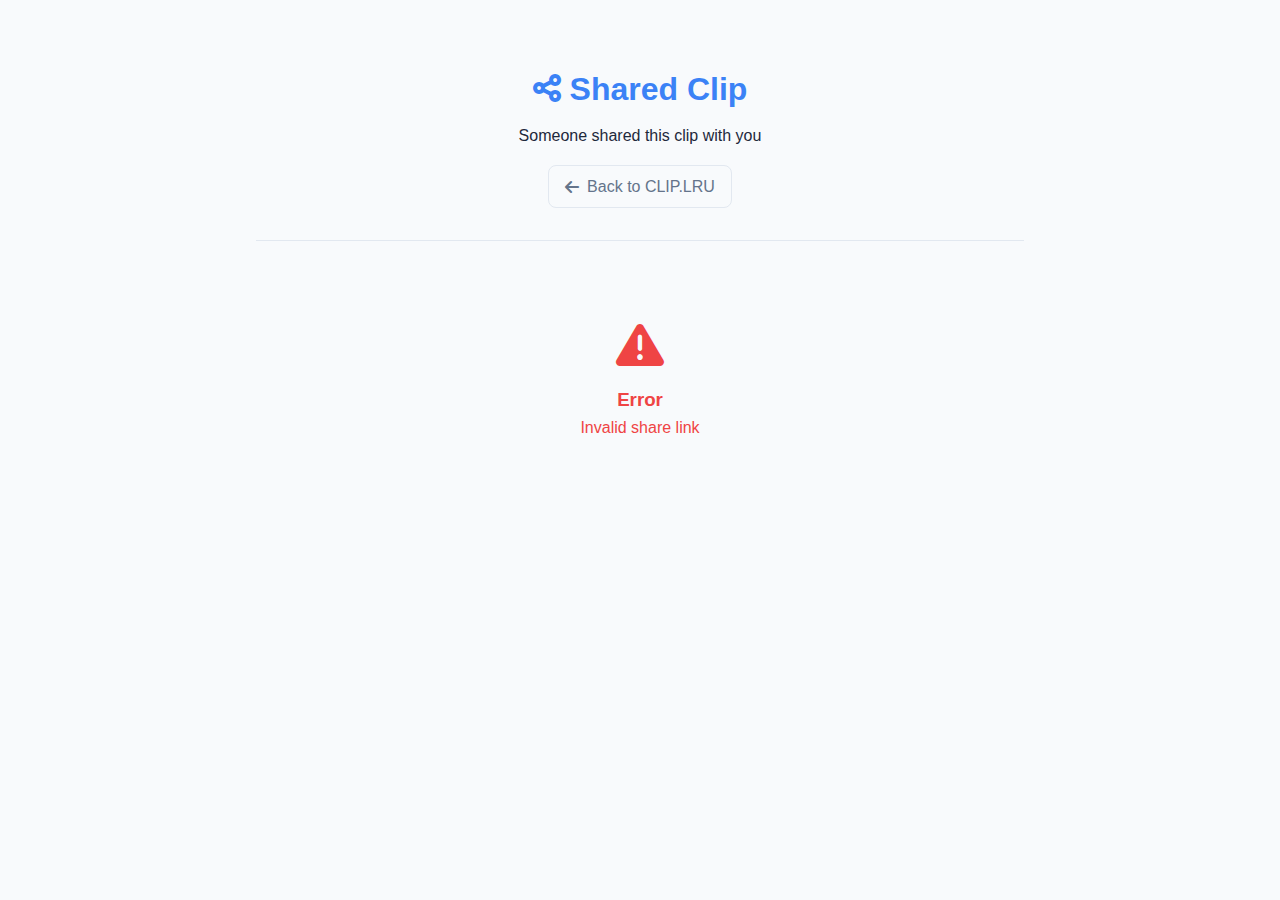
<file: web/shared.html>
<!DOCTYPE html>
<html lang="en">
<head>
    <meta charset="UTF-8">
    <meta name="viewport" content="width=device-width, initial-scale=1.0">
    <title>Shared Clip - CLIP.LRU</title>
    <link rel="stylesheet" href="static/css/styles.css">
    <link href="https://cdnjs.cloudflare.com/ajax/libs/font-awesome/6.0.0/css/all.min.css" rel="stylesheet">
    <style>
        /* CSS Variables */
        :root {
            --primary-color: #3b82f6;
            --primary-dark: #2563eb;
            --success-color: #10b981;
            --success-dark: #059669;
            --warning-color: #f59e0b;
            --error-color: #ef4444;
            --text-primary: #1e293b;
            --text-secondary: #64748b;
            --bg-primary: #ffffff;
            --bg-secondary: #f8fafc;
            --border-color: #e2e8f0;
        }

        body {
            font-family: -apple-system, BlinkMacSystemFont, 'Segoe UI', Roboto, Oxygen, Ubuntu, Cantarell, sans-serif;
            line-height: 1.6;
            color: var(--text-primary);
            background-color: var(--bg-secondary);
            margin: 0;
            padding: 0;
        }

        .shared-container {
            max-width: 800px;
            margin: 2rem auto;
            padding: 0 1rem;
        }

        .shared-header {
            text-align: center;
            margin-bottom: 2rem;
            padding: 2rem 0;
            border-bottom: 1px solid var(--border-color);
        }
        
        .shared-header h1 {
            color: var(--primary-color);
            margin-bottom: 0.5rem;
        }
        
        .shared-header .back-link {
            display: inline-flex;
            align-items: center;
            gap: 0.5rem;
            color: var(--text-secondary);
            text-decoration: none;
            margin-top: 1rem;
            padding: 0.5rem 1rem;
            border: 1px solid var(--border-color);
            border-radius: 0.5rem;
            transition: all 0.2s ease;
        }
        
        .shared-header .back-link:hover {
            background-color: var(--bg-secondary);
            color: var(--primary-color);
        }
        
        .shared-clip {
            background: var(--bg-primary);
            border: 1px solid var(--border-color);
            border-radius: 1rem;
            padding: 2rem;
            box-shadow: 0 4px 6px rgba(0, 0, 0, 0.1);
        }
        
        .clip-meta {
            display: flex;
            justify-content: space-between;
            align-items: center;
            margin-bottom: 1.5rem;
            padding-bottom: 1rem;
            border-bottom: 1px solid var(--border-color);
        }
        
        .clip-type-badge {
            display: inline-flex;
            align-items: center;
            gap: 0.5rem;
            padding: 0.5rem 1rem;
            background: var(--primary-color);
            color: white;
            border-radius: 2rem;
            font-size: 0.875rem;
            font-weight: 500;
        }
        
        .clip-actions {
            display: flex;
            gap: 0.5rem;
        }
        
        .btn-action {
            display: inline-flex;
            align-items: center;
            gap: 0.5rem;
            padding: 0.5rem 1rem;
            background: var(--bg-secondary);
            border: 1px solid var(--border-color);
            border-radius: 0.5rem;
            color: var(--text-primary);
            text-decoration: none;
            font-size: 0.875rem;
            cursor: pointer;
            transition: all 0.2s ease;
        }

        .btn-action:hover {
            background: var(--primary-color);
            color: white;
            border-color: var(--primary-color);
        }

        .btn {
            display: inline-flex;
            align-items: center;
            gap: 0.5rem;
            padding: 0.75rem 1.5rem;
            border: none;
            border-radius: 0.5rem;
            font-size: 0.875rem;
            font-weight: 500;
            cursor: pointer;
            transition: all 0.2s ease;
            text-decoration: none;
        }

        .btn-primary {
            background: var(--primary-color);
            color: white;
        }

        .btn-primary:hover {
            background: var(--primary-dark);
        }

        .btn-secondary {
            background: var(--bg-secondary);
            color: var(--text-primary);
            border: 1px solid var(--border-color);
        }

        .btn-secondary:hover {
            background: var(--border-color);
        }
        
        .clip-content {
            margin-bottom: 1.5rem;
        }
        
        .clip-title {
            font-size: 1.5rem;
            font-weight: 600;
            color: var(--text-primary);
            margin-bottom: 1rem;
        }
        
        .clip-text {
            background: var(--bg-secondary);
            padding: 1.5rem;
            border-radius: 0.5rem;
            border: 1px solid var(--border-color);
            white-space: pre-wrap;
            word-wrap: break-word;
            font-family: 'Monaco', 'Menlo', 'Ubuntu Mono', monospace;
            font-size: 0.875rem;
            line-height: 1.6;
        }
        
        .file-list {
            display: flex;
            flex-direction: column;
            gap: 0.75rem;
        }
        
        .file-item {
            display: flex;
            align-items: center;
            justify-content: space-between;
            padding: 1rem;
            background: var(--bg-secondary);
            border: 1px solid var(--border-color);
            border-radius: 0.5rem;
        }
        
        .file-info {
            display: flex;
            align-items: center;
            gap: 0.75rem;
        }
        
        .file-icon {
            width: 2.5rem;
            height: 2.5rem;
            background: var(--primary-color);
            color: white;
            border-radius: 0.5rem;
            display: flex;
            align-items: center;
            justify-content: center;
            font-size: 1.25rem;
        }
        
        .file-details h4 {
            margin: 0 0 0.25rem 0;
            font-size: 1rem;
            color: var(--text-primary);
        }
        
        .file-details p {
            margin: 0;
            font-size: 0.875rem;
            color: var(--text-secondary);
        }
        
        .download-btn {
            padding: 0.5rem 1rem;
            background: var(--success-color);
            color: white;
            border: none;
            border-radius: 0.5rem;
            cursor: pointer;
            display: flex;
            align-items: center;
            gap: 0.5rem;
            font-size: 0.875rem;
            transition: all 0.2s ease;
        }
        
        .download-btn:hover {
            background: var(--success-dark);
            transform: translateY(-1px);
        }
        
        .password-prompt {
            text-align: center;
            padding: 3rem 2rem;
        }
        
        .password-prompt .lock-icon {
            font-size: 3rem;
            color: var(--warning-color);
            margin-bottom: 1rem;
        }
        
        .password-form {
            max-width: 300px;
            margin: 2rem auto 0;
            display: flex;
            flex-direction: column;
            gap: 1rem;
        }
        
        .password-input {
            padding: 0.75rem;
            border: 1px solid var(--border-color);
            border-radius: 0.5rem;
            font-size: 1rem;
        }
        
        .loading {
            text-align: center;
            padding: 3rem;
            color: var(--text-secondary);
        }
        
        .loading i {
            font-size: 2rem;
            margin-bottom: 1rem;
            color: var(--primary-color);
        }
        
        .error {
            text-align: center;
            padding: 3rem;
            color: var(--error-color);
        }
        
        .error i {
            font-size: 3rem;
            margin-bottom: 1rem;
        }
        
        .toast {
            position: fixed;
            top: 2rem;
            right: 2rem;
            padding: 1rem 1.5rem;
            border-radius: 0.5rem;
            color: white;
            font-weight: 500;
            z-index: 1000;
            transform: translateX(100%);
            transition: transform 0.3s ease;
        }
        
        .toast.show {
            transform: translateX(0);
        }
        
        .toast.success {
            background: var(--success-color);
        }
        
        .toast.error {
            background: var(--error-color);
        }

        .toast.info {
            background: var(--primary-color);
        }

        .download-all-container {
            margin-top: 1.5rem;
            text-align: center;
            padding-top: 1.5rem;
            border-top: 1px solid var(--border-color);
        }
    </style>
</head>
<body>
    <div class="shared-container">
        <div class="shared-header">
            <h1><i class="fas fa-share-alt"></i> Shared Clip</h1>
            <p>Someone shared this clip with you</p>
            <a href="/" class="back-link">
                <i class="fas fa-arrow-left"></i>
                Back to CLIP.LRU
            </a>
        </div>
        
        <div id="clipContainer">
            <div class="loading">
                <i class="fas fa-spinner fa-spin"></i>
                <p>Loading shared clip...</p>
            </div>
        </div>
    </div>

    <script>
        // API Base URL
        const API_BASE = '/api';
        
        // Get share token from URL
        function getShareToken() {
            const path = window.location.pathname;
            const match = path.match(/\/shared\/([^\/]+)/);
            return match ? match[1] : null;
        }
        
        // Show toast notification
        function showToast(message, type = 'success') {
            const toast = document.createElement('div');
            toast.className = `toast ${type}`;
            toast.textContent = message;
            document.body.appendChild(toast);
            
            setTimeout(() => toast.classList.add('show'), 100);
            setTimeout(() => {
                toast.classList.remove('show');
                setTimeout(() => document.body.removeChild(toast), 300);
            }, 3000);
        }
        
        // Format file size
        function formatFileSize(bytes) {
            if (bytes === 0) return '0 Bytes';
            const k = 1024;
            const sizes = ['Bytes', 'KB', 'MB', 'GB'];
            const i = Math.floor(Math.log(bytes) / Math.log(k));
            return parseFloat((bytes / Math.pow(k, i)).toFixed(2)) + ' ' + sizes[i];
        }
        
        // Format date
        function formatDate(dateString) {
            const date = new Date(dateString);
            return date.toLocaleDateString() + ' ' + date.toLocaleTimeString();
        }
        
        // Escape HTML
        function escapeHtml(text) {
            const div = document.createElement('div');
            div.textContent = text;
            return div.innerHTML;
        }
        
        // Copy to clipboard
        async function copyToClipboard(text) {
            try {
                await navigator.clipboard.writeText(text);
                showToast('Copied to clipboard!', 'success');
            } catch (error) {
                console.error('Failed to copy:', error);
                showToast('Failed to copy to clipboard', 'error');
            }
        }
        
        // Download file with proper authentication
        async function downloadFile(fileId, filename) {
            try {
                showToast('Starting download...', 'info');

                const response = await fetch(`${API_BASE}/files/${fileId}/download`);

                if (!response.ok) {
                    throw new Error(`Download failed: ${response.status}`);
                }

                // Get filename from response headers if not provided
                if (!filename) {
                    const contentDisposition = response.headers.get('content-disposition');
                    if (contentDisposition) {
                        const filenameMatch = contentDisposition.match(/filename="?([^"]+)"?/);
                        if (filenameMatch) {
                            filename = filenameMatch[1];
                        }
                    }

                    if (!filename) {
                        filename = `file-${fileId}`;
                    }
                }

                const blob = await response.blob();
                const url = window.URL.createObjectURL(blob);
                const a = document.createElement('a');
                a.href = url;
                a.download = filename;
                document.body.appendChild(a);
                a.click();
                document.body.removeChild(a);
                window.URL.revokeObjectURL(url);

                showToast('File downloaded successfully!', 'success');
            } catch (error) {
                console.error('Download error:', error);
                showToast('Failed to download file: ' + error.message, 'error');
            }
        }
        
        // Render shared clip
        function renderSharedClip(clip) {
            const container = document.getElementById('clipContainer');

            let contentHtml = '';
            if (clip.clip_type === 'file' && clip.files && clip.files.length > 0) {
                contentHtml = `
                    <div class="file-list">
                        ${clip.files.map(file => `
                            <div class="file-item">
                                <div class="file-info">
                                    <div class="file-icon">
                                        <i class="fas fa-file"></i>
                                    </div>
                                    <div class="file-details">
                                        <h4>${escapeHtml(file.original_filename || file.filename)}</h4>
                                        <p>${formatFileSize(file.file_size || file.size)} • ${file.mime_type || 'Unknown type'}</p>
                                    </div>
                                </div>
                                <button class="download-btn" onclick="downloadFile(${file.id}, '${escapeHtml(file.original_filename || file.filename)}')">
                                    <i class="fas fa-download"></i>
                                    Download
                                </button>
                            </div>
                        `).join('')}
                    </div>
                `;
            } else {
                contentHtml = `
                    <div class="clip-text">${escapeHtml(clip.content || 'No content')}</div>
                `;
            }

            // Add a prominent download button for file clips
            const downloadButton = clip.clip_type === 'file' && clip.files && clip.files.length > 0 ?
                `<div class="download-all-container">
                    <button class="btn btn-primary" onclick="downloadAllFiles()">
                        <i class="fas fa-download"></i> Download All Files
                    </button>
                </div>` : '';
            
            container.innerHTML = `
                <div class="shared-clip">
                    <div class="clip-meta">
                        <div class="clip-type-badge">
                            <i class="fas fa-${getClipIcon(clip.clip_type)}"></i>
                            ${clip.clip_type}
                        </div>
                        <div class="clip-actions">
                            <button class="btn-action" onclick="copyClipContent()">
                                <i class="fas fa-copy"></i>
                                Copy
                            </button>
                        </div>
                    </div>

                    <div class="clip-content">
                        ${clip.title ? `<div class="clip-title">${escapeHtml(clip.title)}</div>` : ''}
                        ${contentHtml}
                        ${downloadButton}
                    </div>

                    <div class="clip-footer">
                        <small>Shared on ${formatDate(clip.created_at)} • ${clip.access_level}</small>
                    </div>
                </div>
            `;
            
            // Store clip for copying
            window.currentClip = clip;
        }
        
        // Get clip icon
        function getClipIcon(type) {
            const icons = {
                'text': 'file-text',
                'markdown': 'markdown',
                'file': 'file',
                'image': 'image'
            };
            return icons[type] || 'file';
        }
        
        // Copy clip content
        function copyClipContent() {
            if (!window.currentClip) return;

            let textToCopy = window.currentClip.content || '';

            if (window.currentClip.clip_type === 'file' && window.currentClip.files && window.currentClip.files.length > 0) {
                textToCopy = window.currentClip.files.map(file => file.original_filename || file.filename).join('\n');
            }

            copyToClipboard(textToCopy);
        }

        // Download all files
        async function downloadAllFiles() {
            if (!window.currentClip || !window.currentClip.files || window.currentClip.files.length === 0) {
                showToast('No files to download', 'error');
                return;
            }

            showToast(`Starting download of ${window.currentClip.files.length} files...`, 'info');

            for (const file of window.currentClip.files) {
                try {
                    await downloadFile(file.id, file.original_filename || file.filename);
                    // Add a small delay between downloads
                    await new Promise(resolve => setTimeout(resolve, 500));
                } catch (error) {
                    console.error(`Failed to download file ${file.id}:`, error);
                }
            }
        }
        
        // Render password prompt
        function renderPasswordPrompt(shareToken) {
            const container = document.getElementById('clipContainer');
            
            container.innerHTML = `
                <div class="shared-clip">
                    <div class="password-prompt">
                        <i class="fas fa-lock lock-icon"></i>
                        <h3>This clip is encrypted</h3>
                        <p>Please enter the password to view this clip</p>
                        <div class="password-form">
                            <input type="password" id="clipPassword" class="password-input" placeholder="Enter password" />
                            <button class="btn btn-primary" onclick="accessEncryptedClip('${shareToken}')">
                                <i class="fas fa-unlock"></i>
                                Access Clip
                            </button>
                        </div>
                    </div>
                </div>
            `;
            
            // Focus password input
            document.getElementById('clipPassword').focus();
            
            // Handle Enter key
            document.getElementById('clipPassword').addEventListener('keypress', function(e) {
                if (e.key === 'Enter') {
                    accessEncryptedClip(shareToken);
                }
            });
        }
        
        // Access encrypted clip
        async function accessEncryptedClip(shareToken) {
            const password = document.getElementById('clipPassword').value;
            
            if (!password) {
                showToast('Please enter a password', 'error');
                return;
            }
            
            try {
                const response = await fetch(`${API_BASE}/clips/shared/${shareToken}/access`, {
                    method: 'POST',
                    headers: {
                        'Content-Type': 'application/json'
                    },
                    body: JSON.stringify({ password })
                });
                
                if (response.ok) {
                    const clip = await response.json();
                    renderSharedClip(clip);
                } else {
                    const error = await response.json();
                    showToast(error.detail || 'Incorrect password', 'error');
                }
            } catch (error) {
                console.error('Error accessing encrypted clip:', error);
                showToast('Failed to access clip', 'error');
            }
        }
        
        // Show error
        function showError(message) {
            const container = document.getElementById('clipContainer');
            container.innerHTML = `
                <div class="error">
                    <i class="fas fa-exclamation-triangle"></i>
                    <h3>Error</h3>
                    <p>${escapeHtml(message)}</p>
                </div>
            `;
        }
        
        // Load shared clip
        async function loadSharedClip() {
            const shareToken = getShareToken();
            
            if (!shareToken) {
                showError('Invalid share link');
                return;
            }
            
            try {
                const response = await fetch(`${API_BASE}/clips/shared/${shareToken}`);
                
                if (response.ok) {
                    const clip = await response.json();
                    renderSharedClip(clip);
                } else if (response.status === 401) {
                    // Encrypted clip, need password
                    renderPasswordPrompt(shareToken);
                } else {
                    const error = await response.json().catch(() => ({ detail: 'Unknown error' }));
                    showError(error.detail || 'Shared clip not found or has expired');
                }
            } catch (error) {
                console.error('Error loading shared clip:', error);
                showError('Failed to load shared clip');
            }
        }
        
        // Initialize
        document.addEventListener('DOMContentLoaded', loadSharedClip);
    </script>
</body>
</html>
</file>
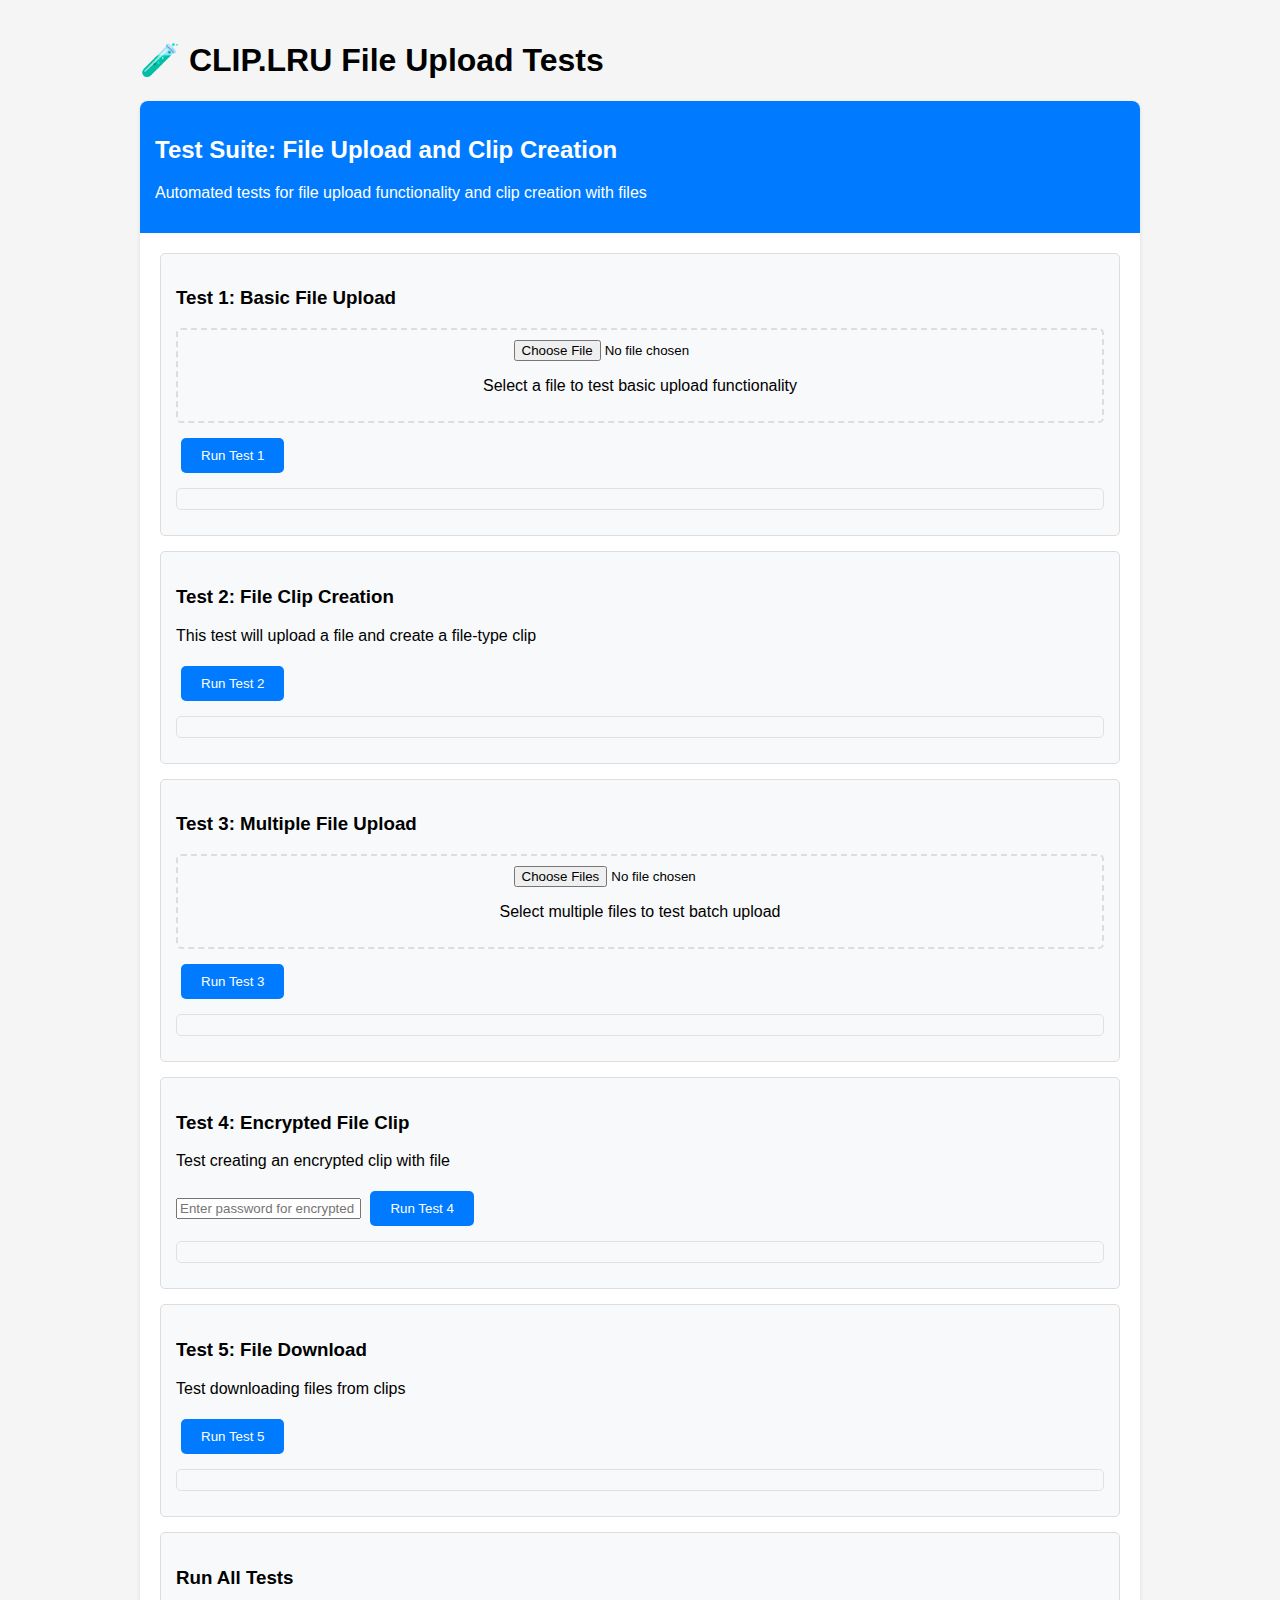
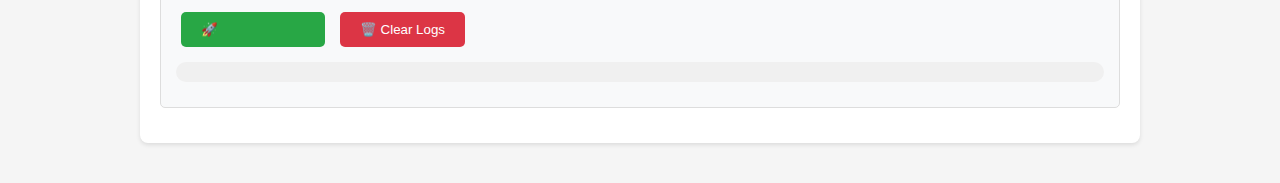
<file: web/tests/test_file_upload.html>
<!DOCTYPE html>
<html lang="en">
<head>
    <meta charset="UTF-8">
    <meta name="viewport" content="width=device-width, initial-scale=1.0">
    <title>File Upload Tests - CLIP.LRU</title>
    <style>
        body {
            font-family: Arial, sans-serif;
            max-width: 1000px;
            margin: 0 auto;
            padding: 20px;
            background-color: #f5f5f5;
        }
        .test-container {
            background: white;
            border-radius: 8px;
            padding: 20px;
            margin: 20px 0;
            box-shadow: 0 2px 4px rgba(0,0,0,0.1);
        }
        .test-header {
            background: #007bff;
            color: white;
            padding: 15px;
            border-radius: 8px 8px 0 0;
            margin: -20px -20px 20px -20px;
        }
        .test-step {
            margin: 15px 0;
            padding: 15px;
            border: 1px solid #ddd;
            border-radius: 5px;
            background: #f8f9fa;
        }
        .button {
            background: #007bff;
            color: white;
            border: none;
            padding: 10px 20px;
            border-radius: 5px;
            cursor: pointer;
            margin: 5px;
        }
        .button:hover {
            background: #0056b3;
        }
        .button.success {
            background: #28a745;
        }
        .button.danger {
            background: #dc3545;
        }
        .log {
            background: #f8f9fa;
            border: 1px solid #dee2e6;
            border-radius: 5px;
            padding: 10px;
            margin: 10px 0;
            font-family: monospace;
            white-space: pre-wrap;
            max-height: 200px;
            overflow-y: auto;
            font-size: 12px;
        }
        .success {
            color: #28a745;
            font-weight: bold;
        }
        .error {
            color: #dc3545;
            font-weight: bold;
        }
        .info {
            color: #007bff;
        }
        .test-results {
            margin-top: 20px;
            padding: 15px;
            border-radius: 5px;
        }
        .test-results.pass {
            background: #d4edda;
            border: 1px solid #c3e6cb;
            color: #155724;
        }
        .test-results.fail {
            background: #f8d7da;
            border: 1px solid #f5c6cb;
            color: #721c24;
        }
        .file-input {
            margin: 10px 0;
            padding: 10px;
            border: 2px dashed #ddd;
            border-radius: 5px;
            text-align: center;
        }
        .progress-bar {
            width: 100%;
            height: 20px;
            background: #f0f0f0;
            border-radius: 10px;
            overflow: hidden;
            margin: 10px 0;
        }
        .progress-fill {
            height: 100%;
            background: #007bff;
            transition: width 0.3s ease;
        }
    </style>
</head>
<body>
    <h1>🧪 CLIP.LRU File Upload Tests</h1>
    
    <div class="test-container">
        <div class="test-header">
            <h2>Test Suite: File Upload and Clip Creation</h2>
            <p>Automated tests for file upload functionality and clip creation with files</p>
        </div>
        
        <div class="test-step">
            <h3>Test 1: Basic File Upload</h3>
            <div class="file-input">
                <input type="file" id="testFile1" />
                <p>Select a file to test basic upload functionality</p>
            </div>
            <button class="button" onclick="runTest1()">Run Test 1</button>
            <div id="test1Log" class="log"></div>
        </div>
        
        <div class="test-step">
            <h3>Test 2: File Clip Creation</h3>
            <p>This test will upload a file and create a file-type clip</p>
            <button class="button" onclick="runTest2()">Run Test 2</button>
            <div id="test2Log" class="log"></div>
        </div>
        
        <div class="test-step">
            <h3>Test 3: Multiple File Upload</h3>
            <div class="file-input">
                <input type="file" id="testFiles3" multiple />
                <p>Select multiple files to test batch upload</p>
            </div>
            <button class="button" onclick="runTest3()">Run Test 3</button>
            <div id="test3Log" class="log"></div>
        </div>
        
        <div class="test-step">
            <h3>Test 4: Encrypted File Clip</h3>
            <p>Test creating an encrypted clip with file</p>
            <input type="password" id="testPassword" placeholder="Enter password for encrypted clip" />
            <button class="button" onclick="runTest4()">Run Test 4</button>
            <div id="test4Log" class="log"></div>
        </div>
        
        <div class="test-step">
            <h3>Test 5: File Download</h3>
            <p>Test downloading files from clips</p>
            <button class="button" onclick="runTest5()">Run Test 5</button>
            <div id="test5Log" class="log"></div>
        </div>
        
        <div class="test-step">
            <h3>Run All Tests</h3>
            <button class="button success" onclick="runAllTests()">🚀 Run All Tests</button>
            <button class="button danger" onclick="clearAllLogs()">🗑️ Clear Logs</button>
            <div class="progress-bar">
                <div id="overallProgress" class="progress-fill" style="width: 0%"></div>
            </div>
        </div>
        
        <div id="testResults" class="test-results" style="display: none;">
            <h3>Test Results Summary</h3>
            <div id="resultsSummary"></div>
        </div>
    </div>

    <script>
        const API_BASE = '/api';
        let sessionId = null;
        let testResults = [];
        
        // Utility functions
        function log(testId, message, type = 'info') {
            const timestamp = new Date().toLocaleTimeString();
            const logElement = document.getElementById(`${testId}Log`);
            const className = type === 'error' ? 'error' : type === 'success' ? 'success' : 'info';
            logElement.innerHTML += `<span class="${className}">[${timestamp}] ${message}</span>\n`;
            logElement.scrollTop = logElement.scrollHeight;
            console.log(`[${testId}] ${message}`);
        }
        
        function clearLog(testId) {
            document.getElementById(`${testId}Log`).innerHTML = '';
        }
        
        function clearAllLogs() {
            for (let i = 1; i <= 5; i++) {
                clearLog(`test${i}`);
            }
            document.getElementById('testResults').style.display = 'none';
            testResults = [];
        }
        
        function updateProgress(percentage) {
            document.getElementById('overallProgress').style.width = `${percentage}%`;
        }
        
        function showResults() {
            const resultsDiv = document.getElementById('testResults');
            const summaryDiv = document.getElementById('resultsSummary');
            
            const passed = testResults.filter(r => r.passed).length;
            const total = testResults.length;
            
            resultsDiv.className = `test-results ${passed === total ? 'pass' : 'fail'}`;
            resultsDiv.style.display = 'block';
            
            summaryDiv.innerHTML = `
                <p><strong>Tests Passed: ${passed}/${total}</strong></p>
                ${testResults.map(r => 
                    `<p>${r.passed ? '✅' : '❌'} ${r.name}: ${r.message}</p>`
                ).join('')}
            `;
        }
        
        async function getAuthHeaders() {
            if (!sessionId) {
                const response = await fetch(`${API_BASE}/auth/anonymous`, { method: 'POST' });
                if (response.ok) {
                    const data = await response.json();
                    sessionId = data.session_id;
                }
            }
            return sessionId ? { 'X-Session-Id': sessionId } : {};
        }
        
        // Test 1: Basic File Upload
        async function runTest1() {
            clearLog('test1');
            log('test1', 'Starting Test 1: Basic File Upload', 'info');
            
            try {
                const fileInput = document.getElementById('testFile1');
                const file = fileInput.files[0];
                
                if (!file) {
                    // Create a test file
                    const testContent = 'Test file content for upload test';
                    const blob = new Blob([testContent], { type: 'text/plain' });
                    const testFile = new File([blob], 'test1.txt', { type: 'text/plain' });
                    
                    log('test1', 'Using generated test file: test1.txt', 'info');
                    await uploadFile('test1', testFile);
                } else {
                    log('test1', `Using selected file: ${file.name}`, 'info');
                    await uploadFile('test1', file);
                }
                
                testResults.push({ name: 'Test 1', passed: true, message: 'File upload successful' });
                log('test1', '✅ Test 1 PASSED', 'success');
            } catch (error) {
                testResults.push({ name: 'Test 1', passed: false, message: error.message });
                log('test1', `❌ Test 1 FAILED: ${error.message}`, 'error');
            }
        }
        
        // Test 2: File Clip Creation
        async function runTest2() {
            clearLog('test2');
            log('test2', 'Starting Test 2: File Clip Creation', 'info');
            
            try {
                // Create test file
                const testContent = 'Test file for clip creation';
                const blob = new Blob([testContent], { type: 'text/plain' });
                const testFile = new File([blob], 'test2.txt', { type: 'text/plain' });
                
                // Upload file
                const fileId = await uploadFile('test2', testFile);
                
                // Create clip with file
                const headers = await getAuthHeaders();
                const clipData = {
                    title: 'Test File Clip',
                    content: 'This is a test file clip',
                    clip_type: 'file',
                    access_level: 'public',
                    file_ids: [fileId]
                };
                
                log('test2', `Creating clip with file ID: ${fileId}`, 'info');
                
                const response = await fetch(`${API_BASE}/clips/`, {
                    method: 'POST',
                    headers: {
                        ...headers,
                        'Content-Type': 'application/json'
                    },
                    body: JSON.stringify(clipData)
                });
                
                if (response.ok) {
                    const clip = await response.json();
                    log('test2', `✅ Clip created successfully: ID ${clip.id}`, 'success');
                    log('test2', `📁 Files in clip: ${clip.files.length}`, 'info');
                    if (clip.share_token) {
                        log('test2', `🔗 Share URL: ${window.location.origin}/shared/${clip.share_token}`, 'info');
                    }
                    
                    testResults.push({ name: 'Test 2', passed: true, message: 'File clip creation successful' });
                } else {
                    const error = await response.text();
                    throw new Error(`Clip creation failed: ${response.status} - ${error}`);
                }
            } catch (error) {
                testResults.push({ name: 'Test 2', passed: false, message: error.message });
                log('test2', `❌ Test 2 FAILED: ${error.message}`, 'error');
            }
        }
        
        // Test 3: Multiple File Upload
        async function runTest3() {
            clearLog('test3');
            log('test3', 'Starting Test 3: Multiple File Upload', 'info');
            
            try {
                const fileInput = document.getElementById('testFiles3');
                let files = Array.from(fileInput.files);
                
                if (files.length === 0) {
                    // Create multiple test files
                    files = [];
                    for (let i = 1; i <= 3; i++) {
                        const content = `Test file ${i} content`;
                        const blob = new Blob([content], { type: 'text/plain' });
                        const file = new File([blob], `test3_${i}.txt`, { type: 'text/plain' });
                        files.push(file);
                    }
                    log('test3', 'Using generated test files', 'info');
                }
                
                const fileIds = [];
                for (const file of files) {
                    const fileId = await uploadFile('test3', file);
                    fileIds.push(fileId);
                }
                
                // Create clip with multiple files
                const headers = await getAuthHeaders();
                const clipData = {
                    title: 'Multi-File Test Clip',
                    content: 'This clip contains multiple files',
                    clip_type: 'file',
                    access_level: 'public',
                    file_ids: fileIds
                };
                
                const response = await fetch(`${API_BASE}/clips/`, {
                    method: 'POST',
                    headers: {
                        ...headers,
                        'Content-Type': 'application/json'
                    },
                    body: JSON.stringify(clipData)
                });
                
                if (response.ok) {
                    const clip = await response.json();
                    log('test3', `✅ Multi-file clip created: ${clip.files.length} files`, 'success');
                    testResults.push({ name: 'Test 3', passed: true, message: `Multiple file upload successful (${files.length} files)` });
                } else {
                    throw new Error(`Multi-file clip creation failed: ${response.status}`);
                }
            } catch (error) {
                testResults.push({ name: 'Test 3', passed: false, message: error.message });
                log('test3', `❌ Test 3 FAILED: ${error.message}`, 'error');
            }
        }
        
        // Test 4: Encrypted File Clip
        async function runTest4() {
            clearLog('test4');
            log('test4', 'Starting Test 4: Encrypted File Clip', 'info');
            
            try {
                const password = document.getElementById('testPassword').value || 'test123';
                
                // Create test file
                const testContent = 'Secret file content';
                const blob = new Blob([testContent], { type: 'text/plain' });
                const testFile = new File([blob], 'secret.txt', { type: 'text/plain' });
                
                // Upload file
                const fileId = await uploadFile('test4', testFile);
                
                // Create encrypted clip
                const headers = await getAuthHeaders();
                const clipData = {
                    title: 'Encrypted Test Clip',
                    content: 'This is an encrypted clip',
                    clip_type: 'file',
                    access_level: 'encrypted',
                    password: password,
                    file_ids: [fileId]
                };
                
                const response = await fetch(`${API_BASE}/clips/`, {
                    method: 'POST',
                    headers: {
                        ...headers,
                        'Content-Type': 'application/json'
                    },
                    body: JSON.stringify(clipData)
                });
                
                if (response.ok) {
                    const clip = await response.json();
                    log('test4', `✅ Encrypted clip created: ID ${clip.id}`, 'success');
                    
                    // Test password access
                    const accessResponse = await fetch(`${API_BASE}/clips/shared/${clip.share_token}/access`, {
                        method: 'POST',
                        headers: { 'Content-Type': 'application/json' },
                        body: JSON.stringify({ password: password })
                    });
                    
                    if (accessResponse.ok) {
                        log('test4', '✅ Password access successful', 'success');
                        testResults.push({ name: 'Test 4', passed: true, message: 'Encrypted file clip creation successful' });
                    } else {
                        throw new Error('Password access failed');
                    }
                } else {
                    throw new Error(`Encrypted clip creation failed: ${response.status}`);
                }
            } catch (error) {
                testResults.push({ name: 'Test 4', passed: false, message: error.message });
                log('test4', `❌ Test 4 FAILED: ${error.message}`, 'error');
            }
        }
        
        // Test 5: File Download
        async function runTest5() {
            clearLog('test5');
            log('test5', 'Starting Test 5: File Download', 'info');
            
            try {
                // Create and upload test file
                const testContent = 'Download test content';
                const blob = new Blob([testContent], { type: 'text/plain' });
                const testFile = new File([blob], 'download_test.txt', { type: 'text/plain' });
                
                const fileId = await uploadFile('test5', testFile);
                
                // Create public clip
                const headers = await getAuthHeaders();
                const clipData = {
                    title: 'Download Test Clip',
                    content: 'Test file download',
                    clip_type: 'file',
                    access_level: 'public',
                    file_ids: [fileId]
                };
                
                const clipResponse = await fetch(`${API_BASE}/clips/`, {
                    method: 'POST',
                    headers: {
                        ...headers,
                        'Content-Type': 'application/json'
                    },
                    body: JSON.stringify(clipData)
                });
                
                if (!clipResponse.ok) {
                    throw new Error('Failed to create clip for download test');
                }
                
                // Test file download
                const downloadResponse = await fetch(`${API_BASE}/files/${fileId}/download`);
                
                if (downloadResponse.ok) {
                    const downloadedContent = await downloadResponse.text();
                    if (downloadedContent === testContent) {
                        log('test5', '✅ File download successful and content matches', 'success');
                        testResults.push({ name: 'Test 5', passed: true, message: 'File download successful' });
                    } else {
                        throw new Error('Downloaded content does not match original');
                    }
                } else {
                    throw new Error(`File download failed: ${downloadResponse.status}`);
                }
            } catch (error) {
                testResults.push({ name: 'Test 5', passed: false, message: error.message });
                log('test5', `❌ Test 5 FAILED: ${error.message}`, 'error');
            }
        }
        
        // Helper function to upload file
        async function uploadFile(testId, file) {
            log(testId, `📤 Uploading file: ${file.name} (${file.size} bytes)`, 'info');
            
            const headers = await getAuthHeaders();
            const formData = new FormData();
            formData.append('file', file);
            
            const response = await fetch(`${API_BASE}/files/upload`, {
                method: 'POST',
                headers: headers,
                body: formData
            });
            
            if (response.ok) {
                const data = await response.json();
                const fileId = data.file.id;
                log(testId, `✅ File uploaded successfully: ID ${fileId}`, 'success');
                return fileId;
            } else {
                const error = await response.text();
                throw new Error(`File upload failed: ${response.status} - ${error}`);
            }
        }
        
        // Run all tests
        async function runAllTests() {
            clearAllLogs();
            testResults = [];
            
            log('test1', '🚀 Starting automated test suite...', 'info');
            
            updateProgress(0);
            await runTest1();
            updateProgress(20);
            
            await runTest2();
            updateProgress(40);
            
            await runTest3();
            updateProgress(60);
            
            await runTest4();
            updateProgress(80);
            
            await runTest5();
            updateProgress(100);
            
            showResults();
        }
        
        // Initialize
        window.addEventListener('DOMContentLoaded', () => {
            console.log('🧪 File Upload Test Suite Loaded');
        });
    </script>
</body>
</html>
</file>
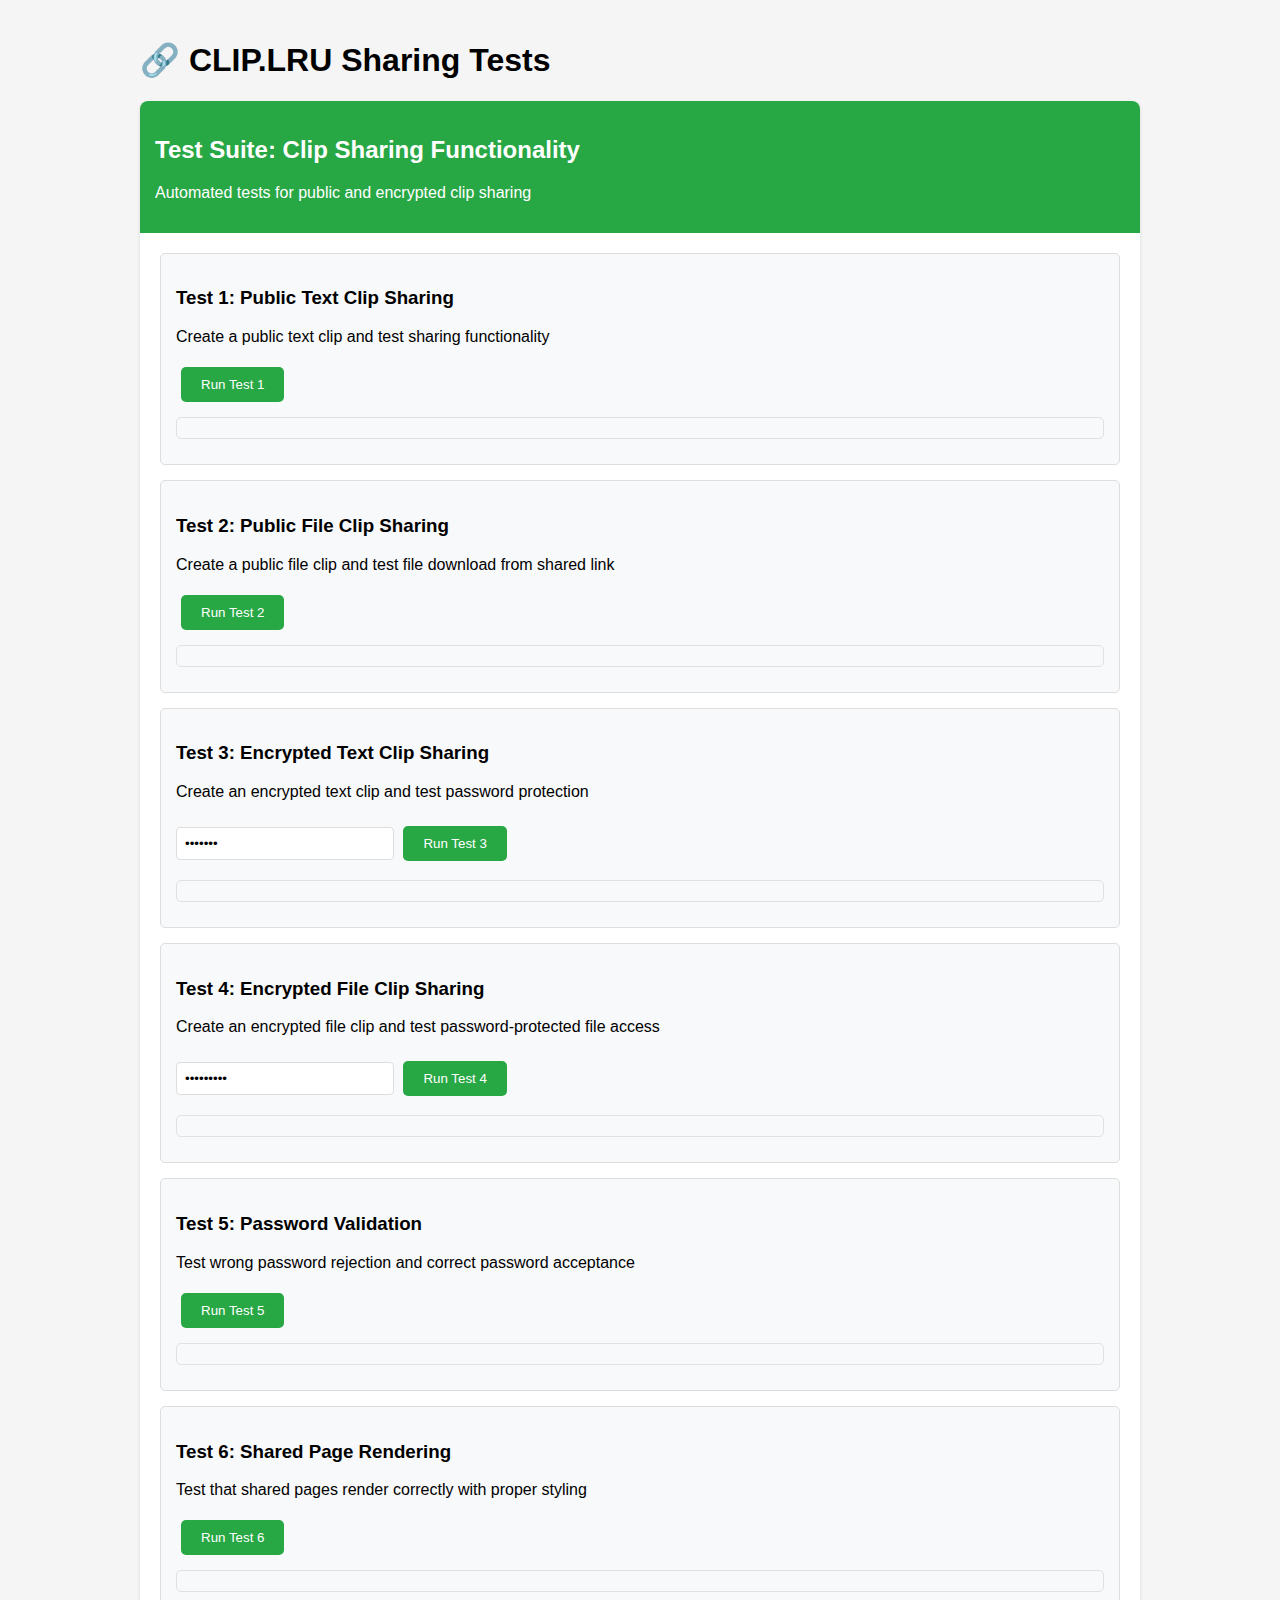
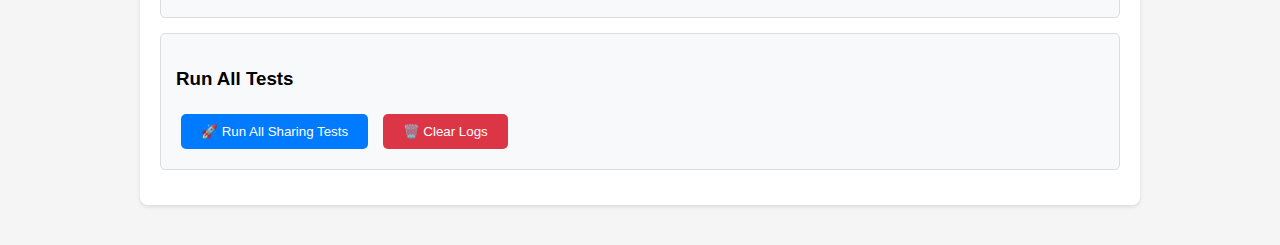
<file: web/tests/test_sharing.html>
<!DOCTYPE html>
<html lang="en">
<head>
    <meta charset="UTF-8">
    <meta name="viewport" content="width=device-width, initial-scale=1.0">
    <title>Sharing Tests - CLIP.LRU</title>
    <style>
        body {
            font-family: Arial, sans-serif;
            max-width: 1000px;
            margin: 0 auto;
            padding: 20px;
            background-color: #f5f5f5;
        }
        .test-container {
            background: white;
            border-radius: 8px;
            padding: 20px;
            margin: 20px 0;
            box-shadow: 0 2px 4px rgba(0,0,0,0.1);
        }
        .test-header {
            background: #28a745;
            color: white;
            padding: 15px;
            border-radius: 8px 8px 0 0;
            margin: -20px -20px 20px -20px;
        }
        .test-step {
            margin: 15px 0;
            padding: 15px;
            border: 1px solid #ddd;
            border-radius: 5px;
            background: #f8f9fa;
        }
        .button {
            background: #28a745;
            color: white;
            border: none;
            padding: 10px 20px;
            border-radius: 5px;
            cursor: pointer;
            margin: 5px;
        }
        .button:hover {
            background: #218838;
        }
        .button.primary {
            background: #007bff;
        }
        .button.primary:hover {
            background: #0056b3;
        }
        .button.danger {
            background: #dc3545;
        }
        .button.danger:hover {
            background: #c82333;
        }
        .log {
            background: #f8f9fa;
            border: 1px solid #dee2e6;
            border-radius: 5px;
            padding: 10px;
            margin: 10px 0;
            font-family: monospace;
            white-space: pre-wrap;
            max-height: 200px;
            overflow-y: auto;
            font-size: 12px;
        }
        .success {
            color: #28a745;
            font-weight: bold;
        }
        .error {
            color: #dc3545;
            font-weight: bold;
        }
        .info {
            color: #007bff;
        }
        .warning {
            color: #ffc107;
            font-weight: bold;
        }
        .share-link {
            background: #e9ecef;
            padding: 10px;
            border-radius: 5px;
            margin: 10px 0;
            word-break: break-all;
            font-family: monospace;
        }
        .share-link a {
            color: #007bff;
            text-decoration: none;
        }
        .share-link a:hover {
            text-decoration: underline;
        }
        .test-results {
            margin-top: 20px;
            padding: 15px;
            border-radius: 5px;
        }
        .test-results.pass {
            background: #d4edda;
            border: 1px solid #c3e6cb;
            color: #155724;
        }
        .test-results.fail {
            background: #f8d7da;
            border: 1px solid #f5c6cb;
            color: #721c24;
        }
        .password-input {
            margin: 10px 0;
            padding: 8px;
            border: 1px solid #ddd;
            border-radius: 4px;
            width: 200px;
        }
    </style>
</head>
<body>
    <h1>🔗 CLIP.LRU Sharing Tests</h1>
    
    <div class="test-container">
        <div class="test-header">
            <h2>Test Suite: Clip Sharing Functionality</h2>
            <p>Automated tests for public and encrypted clip sharing</p>
        </div>
        
        <div class="test-step">
            <h3>Test 1: Public Text Clip Sharing</h3>
            <p>Create a public text clip and test sharing functionality</p>
            <button class="button" onclick="runTest1()">Run Test 1</button>
            <div id="test1Log" class="log"></div>
            <div id="test1Links"></div>
        </div>
        
        <div class="test-step">
            <h3>Test 2: Public File Clip Sharing</h3>
            <p>Create a public file clip and test file download from shared link</p>
            <button class="button" onclick="runTest2()">Run Test 2</button>
            <div id="test2Log" class="log"></div>
            <div id="test2Links"></div>
        </div>
        
        <div class="test-step">
            <h3>Test 3: Encrypted Text Clip Sharing</h3>
            <p>Create an encrypted text clip and test password protection</p>
            <input type="password" id="encryptPassword" class="password-input" placeholder="Enter password" value="test123" />
            <button class="button" onclick="runTest3()">Run Test 3</button>
            <div id="test3Log" class="log"></div>
            <div id="test3Links"></div>
        </div>
        
        <div class="test-step">
            <h3>Test 4: Encrypted File Clip Sharing</h3>
            <p>Create an encrypted file clip and test password-protected file access</p>
            <input type="password" id="encryptFilePassword" class="password-input" placeholder="Enter password" value="secret456" />
            <button class="button" onclick="runTest4()">Run Test 4</button>
            <div id="test4Log" class="log"></div>
            <div id="test4Links"></div>
        </div>
        
        <div class="test-step">
            <h3>Test 5: Password Validation</h3>
            <p>Test wrong password rejection and correct password acceptance</p>
            <button class="button" onclick="runTest5()">Run Test 5</button>
            <div id="test5Log" class="log"></div>
        </div>
        
        <div class="test-step">
            <h3>Test 6: Shared Page Rendering</h3>
            <p>Test that shared pages render correctly with proper styling</p>
            <button class="button" onclick="runTest6()">Run Test 6</button>
            <div id="test6Log" class="log"></div>
        </div>
        
        <div class="test-step">
            <h3>Run All Tests</h3>
            <button class="button primary" onclick="runAllTests()">🚀 Run All Sharing Tests</button>
            <button class="button danger" onclick="clearAllLogs()">🗑️ Clear Logs</button>
        </div>
        
        <div id="testResults" class="test-results" style="display: none;">
            <h3>Test Results Summary</h3>
            <div id="resultsSummary"></div>
        </div>
    </div>

    <script>
        const API_BASE = '/api';
        let sessionId = null;
        let testResults = [];
        let createdClips = [];
        
        // Utility functions
        function log(testId, message, type = 'info') {
            const timestamp = new Date().toLocaleTimeString();
            const logElement = document.getElementById(`${testId}Log`);
            const className = type === 'error' ? 'error' : type === 'success' ? 'success' : type === 'warning' ? 'warning' : 'info';
            logElement.innerHTML += `<span class="${className}">[${timestamp}] ${message}</span>\n`;
            logElement.scrollTop = logElement.scrollHeight;
            console.log(`[${testId}] ${message}`);
        }
        
        function clearLog(testId) {
            document.getElementById(`${testId}Log`).innerHTML = '';
            document.getElementById(`${testId}Links`).innerHTML = '';
        }
        
        function clearAllLogs() {
            for (let i = 1; i <= 6; i++) {
                clearLog(`test${i}`);
            }
            document.getElementById('testResults').style.display = 'none';
            testResults = [];
        }
        
        function showShareLink(testId, shareToken, password = null) {
            const linksDiv = document.getElementById(`${testId}Links`);
            const shareUrl = `${window.location.origin}/shared/${shareToken}`;
            
            linksDiv.innerHTML = `
                <div class="share-link">
                    <strong>Share URL:</strong><br>
                    <a href="${shareUrl}" target="_blank">${shareUrl}</a>
                    ${password ? `<br><strong>Password:</strong> ${password}` : ''}
                    <br><button class="button" onclick="testShareLink('${shareUrl}', '${password || ''}', '${testId}')">Test Link</button>
                </div>
            `;
        }
        
        function showResults() {
            const resultsDiv = document.getElementById('testResults');
            const summaryDiv = document.getElementById('resultsSummary');
            
            const passed = testResults.filter(r => r.passed).length;
            const total = testResults.length;
            
            resultsDiv.className = `test-results ${passed === total ? 'pass' : 'fail'}`;
            resultsDiv.style.display = 'block';
            
            summaryDiv.innerHTML = `
                <p><strong>Tests Passed: ${passed}/${total}</strong></p>
                ${testResults.map(r => 
                    `<p>${r.passed ? '✅' : '❌'} ${r.name}: ${r.message}</p>`
                ).join('')}
                <p><strong>Created Clips:</strong> ${createdClips.length}</p>
            `;
        }
        
        async function getAuthHeaders() {
            if (!sessionId) {
                const response = await fetch(`${API_BASE}/auth/anonymous`, { method: 'POST' });
                if (response.ok) {
                    const data = await response.json();
                    sessionId = data.session_id;
                }
            }
            return sessionId ? { 'X-Session-Id': sessionId } : {};
        }
        
        async function testShareLink(url, password, testId) {
            log(testId, `🔗 Testing share link: ${url}`, 'info');
            
            try {
                // Open the link in a new window
                const newWindow = window.open(url, '_blank');
                
                if (newWindow) {
                    log(testId, '✅ Share link opened successfully', 'success');
                    if (password) {
                        log(testId, `💡 Use password: ${password}`, 'warning');
                    }
                } else {
                    log(testId, '❌ Failed to open share link (popup blocked?)', 'error');
                }
            } catch (error) {
                log(testId, `❌ Error opening share link: ${error.message}`, 'error');
            }
        }
        
        // Test 1: Public Text Clip Sharing
        async function runTest1() {
            clearLog('test1');
            log('test1', 'Starting Test 1: Public Text Clip Sharing', 'info');
            
            try {
                const headers = await getAuthHeaders();
                
                const clipData = {
                    title: 'Public Test Clip',
                    content: 'This is a public text clip for sharing test.\n\nIt contains multiple lines of text to test the display.',
                    clip_type: 'text',
                    access_level: 'public'
                };
                
                log('test1', 'Creating public text clip...', 'info');
                
                const response = await fetch(`${API_BASE}/clips/`, {
                    method: 'POST',
                    headers: {
                        ...headers,
                        'Content-Type': 'application/json'
                    },
                    body: JSON.stringify(clipData)
                });
                
                if (response.ok) {
                    const clip = await response.json();
                    createdClips.push(clip);
                    
                    log('test1', `✅ Public clip created: ID ${clip.id}`, 'success');
                    log('test1', `🔗 Share token: ${clip.share_token}`, 'info');
                    
                    // Test accessing the shared clip
                    const shareResponse = await fetch(`${API_BASE}/clips/shared/${clip.share_token}`);
                    
                    if (shareResponse.ok) {
                        const sharedClip = await shareResponse.json();
                        log('test1', '✅ Shared clip accessible without authentication', 'success');
                        log('test1', `📝 Shared clip title: ${sharedClip.title}`, 'info');
                        
                        showShareLink('test1', clip.share_token);
                        testResults.push({ name: 'Test 1', passed: true, message: 'Public text clip sharing successful' });
                    } else {
                        throw new Error(`Failed to access shared clip: ${shareResponse.status}`);
                    }
                } else {
                    const error = await response.text();
                    throw new Error(`Clip creation failed: ${response.status} - ${error}`);
                }
            } catch (error) {
                testResults.push({ name: 'Test 1', passed: false, message: error.message });
                log('test1', `❌ Test 1 FAILED: ${error.message}`, 'error');
            }
        }
        
        // Test 2: Public File Clip Sharing
        async function runTest2() {
            clearLog('test2');
            log('test2', 'Starting Test 2: Public File Clip Sharing', 'info');
            
            try {
                const headers = await getAuthHeaders();
                
                // Create and upload test file
                const testContent = 'This is a test file for public sharing.\nIt contains sample content for download testing.';
                const blob = new Blob([testContent], { type: 'text/plain' });
                const testFile = new File([blob], 'public_test.txt', { type: 'text/plain' });
                
                log('test2', 'Uploading test file...', 'info');
                
                const formData = new FormData();
                formData.append('file', testFile);
                
                const uploadResponse = await fetch(`${API_BASE}/files/upload`, {
                    method: 'POST',
                    headers: headers,
                    body: formData
                });
                
                if (!uploadResponse.ok) {
                    throw new Error('File upload failed');
                }
                
                const uploadData = await uploadResponse.json();
                const fileId = uploadData.file.id;
                
                log('test2', `✅ File uploaded: ID ${fileId}`, 'success');
                
                // Create public file clip
                const clipData = {
                    title: 'Public File Test Clip',
                    content: 'This clip contains a downloadable file',
                    clip_type: 'file',
                    access_level: 'public',
                    file_ids: [fileId]
                };
                
                const clipResponse = await fetch(`${API_BASE}/clips/`, {
                    method: 'POST',
                    headers: {
                        ...headers,
                        'Content-Type': 'application/json'
                    },
                    body: JSON.stringify(clipData)
                });
                
                if (clipResponse.ok) {
                    const clip = await clipResponse.json();
                    createdClips.push(clip);
                    
                    log('test2', `✅ Public file clip created: ID ${clip.id}`, 'success');
                    log('test2', `📁 Files in clip: ${clip.files.length}`, 'info');
                    
                    // Test file download
                    const downloadResponse = await fetch(`${API_BASE}/files/${fileId}/download`);
                    
                    if (downloadResponse.ok) {
                        const downloadedContent = await downloadResponse.text();
                        if (downloadedContent === testContent) {
                            log('test2', '✅ File download successful and content matches', 'success');
                        } else {
                            log('test2', '⚠️ File downloaded but content differs', 'warning');
                        }
                    } else {
                        log('test2', `⚠️ File download failed: ${downloadResponse.status}`, 'warning');
                    }
                    
                    showShareLink('test2', clip.share_token);
                    testResults.push({ name: 'Test 2', passed: true, message: 'Public file clip sharing successful' });
                } else {
                    throw new Error(`File clip creation failed: ${clipResponse.status}`);
                }
            } catch (error) {
                testResults.push({ name: 'Test 2', passed: false, message: error.message });
                log('test2', `❌ Test 2 FAILED: ${error.message}`, 'error');
            }
        }
        
        // Test 3: Encrypted Text Clip Sharing
        async function runTest3() {
            clearLog('test3');
            log('test3', 'Starting Test 3: Encrypted Text Clip Sharing', 'info');
            
            try {
                const password = document.getElementById('encryptPassword').value || 'test123';
                const headers = await getAuthHeaders();
                
                const clipData = {
                    title: 'Encrypted Test Clip',
                    content: 'This is encrypted content that requires a password to view.\n\nSecret information is protected here.',
                    clip_type: 'text',
                    access_level: 'encrypted',
                    password: password
                };
                
                log('test3', `Creating encrypted text clip with password: ${password}`, 'info');
                
                const response = await fetch(`${API_BASE}/clips/`, {
                    method: 'POST',
                    headers: {
                        ...headers,
                        'Content-Type': 'application/json'
                    },
                    body: JSON.stringify(clipData)
                });
                
                if (response.ok) {
                    const clip = await response.json();
                    createdClips.push(clip);
                    
                    log('test3', `✅ Encrypted clip created: ID ${clip.id}`, 'success');
                    
                    // Test accessing without password (should fail)
                    const noPasswordResponse = await fetch(`${API_BASE}/clips/shared/${clip.share_token}`);
                    
                    if (noPasswordResponse.status === 401) {
                        log('test3', '✅ Access denied without password (correct behavior)', 'success');
                    } else {
                        log('test3', '⚠️ Clip accessible without password (unexpected)', 'warning');
                    }
                    
                    // Test accessing with correct password
                    const passwordResponse = await fetch(`${API_BASE}/clips/shared/${clip.share_token}/access`, {
                        method: 'POST',
                        headers: { 'Content-Type': 'application/json' },
                        body: JSON.stringify({ password: password })
                    });
                    
                    if (passwordResponse.ok) {
                        const decryptedClip = await passwordResponse.json();
                        log('test3', '✅ Access granted with correct password', 'success');
                        log('test3', `📝 Decrypted title: ${decryptedClip.title}`, 'info');
                        
                        showShareLink('test3', clip.share_token, password);
                        testResults.push({ name: 'Test 3', passed: true, message: 'Encrypted text clip sharing successful' });
                    } else {
                        throw new Error('Failed to access with correct password');
                    }
                } else {
                    const error = await response.text();
                    throw new Error(`Encrypted clip creation failed: ${response.status} - ${error}`);
                }
            } catch (error) {
                testResults.push({ name: 'Test 3', passed: false, message: error.message });
                log('test3', `❌ Test 3 FAILED: ${error.message}`, 'error');
            }
        }
        
        // Test 4: Encrypted File Clip Sharing
        async function runTest4() {
            clearLog('test4');
            log('test4', 'Starting Test 4: Encrypted File Clip Sharing', 'info');
            
            try {
                const password = document.getElementById('encryptFilePassword').value || 'secret456';
                const headers = await getAuthHeaders();
                
                // Create and upload secret file
                const secretContent = 'This is secret file content that requires password access.\n\nConfidential data is stored here.';
                const blob = new Blob([secretContent], { type: 'text/plain' });
                const secretFile = new File([blob], 'secret_file.txt', { type: 'text/plain' });
                
                log('test4', 'Uploading secret file...', 'info');
                
                const formData = new FormData();
                formData.append('file', secretFile);
                
                const uploadResponse = await fetch(`${API_BASE}/files/upload`, {
                    method: 'POST',
                    headers: headers,
                    body: formData
                });
                
                if (!uploadResponse.ok) {
                    throw new Error('Secret file upload failed');
                }
                
                const uploadData = await uploadResponse.json();
                const fileId = uploadData.file.id;
                
                log('test4', `✅ Secret file uploaded: ID ${fileId}`, 'success');
                
                // Create encrypted file clip
                const clipData = {
                    title: 'Encrypted File Test Clip',
                    content: 'This clip contains encrypted files',
                    clip_type: 'file',
                    access_level: 'encrypted',
                    password: password,
                    file_ids: [fileId]
                };
                
                const clipResponse = await fetch(`${API_BASE}/clips/`, {
                    method: 'POST',
                    headers: {
                        ...headers,
                        'Content-Type': 'application/json'
                    },
                    body: JSON.stringify(clipData)
                });
                
                if (clipResponse.ok) {
                    const clip = await clipResponse.json();
                    createdClips.push(clip);
                    
                    log('test4', `✅ Encrypted file clip created: ID ${clip.id}`, 'success');
                    log('test4', `📁 Files in clip: ${clip.files.length}`, 'info');
                    
                    // Test password access
                    const passwordResponse = await fetch(`${API_BASE}/clips/shared/${clip.share_token}/access`, {
                        method: 'POST',
                        headers: { 'Content-Type': 'application/json' },
                        body: JSON.stringify({ password: password })
                    });
                    
                    if (passwordResponse.ok) {
                        const decryptedClip = await passwordResponse.json();
                        log('test4', '✅ Encrypted file clip accessible with password', 'success');
                        
                        // Test file download (should work even without password for the file itself)
                        const downloadResponse = await fetch(`${API_BASE}/files/${fileId}/download`);
                        
                        if (downloadResponse.ok) {
                            log('test4', '✅ File download from encrypted clip successful', 'success');
                        } else {
                            log('test4', `⚠️ File download failed: ${downloadResponse.status}`, 'warning');
                        }
                        
                        showShareLink('test4', clip.share_token, password);
                        testResults.push({ name: 'Test 4', passed: true, message: 'Encrypted file clip sharing successful' });
                    } else {
                        throw new Error('Failed to access encrypted file clip with password');
                    }
                } else {
                    throw new Error(`Encrypted file clip creation failed: ${clipResponse.status}`);
                }
            } catch (error) {
                testResults.push({ name: 'Test 4', passed: false, message: error.message });
                log('test4', `❌ Test 4 FAILED: ${error.message}`, 'error');
            }
        }
        
        // Test 5: Password Validation
        async function runTest5() {
            clearLog('test5');
            log('test5', 'Starting Test 5: Password Validation', 'info');
            
            try {
                // Use the encrypted clip from test 3 if available
                const encryptedClip = createdClips.find(c => c.access_level === 'encrypted');
                
                if (!encryptedClip) {
                    throw new Error('No encrypted clip available for testing. Run Test 3 first.');
                }
                
                log('test5', `Testing password validation on clip: ${encryptedClip.id}`, 'info');
                
                // Test with wrong password
                const wrongPasswordResponse = await fetch(`${API_BASE}/clips/shared/${encryptedClip.share_token}/access`, {
                    method: 'POST',
                    headers: { 'Content-Type': 'application/json' },
                    body: JSON.stringify({ password: 'wrongpassword123' })
                });
                
                if (wrongPasswordResponse.status === 401) {
                    log('test5', '✅ Wrong password correctly rejected', 'success');
                } else {
                    log('test5', '⚠️ Wrong password was accepted (unexpected)', 'warning');
                }
                
                // Test with empty password
                const emptyPasswordResponse = await fetch(`${API_BASE}/clips/shared/${encryptedClip.share_token}/access`, {
                    method: 'POST',
                    headers: { 'Content-Type': 'application/json' },
                    body: JSON.stringify({ password: '' })
                });
                
                if (emptyPasswordResponse.status === 401) {
                    log('test5', '✅ Empty password correctly rejected', 'success');
                } else {
                    log('test5', '⚠️ Empty password was accepted (unexpected)', 'warning');
                }
                
                // Test with correct password (assuming test123 from test 3)
                const correctPasswordResponse = await fetch(`${API_BASE}/clips/shared/${encryptedClip.share_token}/access`, {
                    method: 'POST',
                    headers: { 'Content-Type': 'application/json' },
                    body: JSON.stringify({ password: 'test123' })
                });
                
                if (correctPasswordResponse.ok) {
                    log('test5', '✅ Correct password accepted', 'success');
                    testResults.push({ name: 'Test 5', passed: true, message: 'Password validation working correctly' });
                } else {
                    throw new Error('Correct password was rejected');
                }
            } catch (error) {
                testResults.push({ name: 'Test 5', passed: false, message: error.message });
                log('test5', `❌ Test 5 FAILED: ${error.message}`, 'error');
            }
        }
        
        // Test 6: Shared Page Rendering
        async function runTest6() {
            clearLog('test6');
            log('test6', 'Starting Test 6: Shared Page Rendering', 'info');
            
            try {
                // Test that the shared page exists and loads
                const testResponse = await fetch('/shared/test-token');
                
                if (testResponse.ok) {
                    const pageContent = await testResponse.text();
                    
                    // Check for key elements that should be in the shared page
                    const hasSharedTitle = pageContent.includes('Shared Clip');
                    const hasLoadFunction = pageContent.includes('loadSharedClip');
                    const hasStyles = pageContent.includes('shared-container');
                    
                    if (hasSharedTitle && hasLoadFunction && hasStyles) {
                        log('test6', '✅ Shared page renders with correct elements', 'success');
                        log('test6', '✅ Page contains required JavaScript functions', 'success');
                        log('test6', '✅ Page contains required CSS styles', 'success');
                        
                        testResults.push({ name: 'Test 6', passed: true, message: 'Shared page rendering successful' });
                    } else {
                        log('test6', '⚠️ Shared page missing some required elements', 'warning');
                        testResults.push({ name: 'Test 6', passed: false, message: 'Shared page incomplete' });
                    }
                } else {
                    throw new Error(`Shared page not accessible: ${testResponse.status}`);
                }
            } catch (error) {
                testResults.push({ name: 'Test 6', passed: false, message: error.message });
                log('test6', `❌ Test 6 FAILED: ${error.message}`, 'error');
            }
        }
        
        // Run all tests
        async function runAllTests() {
            clearAllLogs();
            testResults = [];
            createdClips = [];
            
            log('test1', '🚀 Starting sharing test suite...', 'info');
            
            await runTest1();
            await runTest2();
            await runTest3();
            await runTest4();
            await runTest5();
            await runTest6();
            
            showResults();
        }
        
        // Initialize
        window.addEventListener('DOMContentLoaded', () => {
            console.log('🔗 Sharing Test Suite Loaded');
        });
    </script>
</body>
</html>
</file>
<file: web/static/css/styles.css>
/* CSS Variables */
:root {
    /* Colors */
    --primary-color: #3b82f6;
    --primary-hover: #2563eb;
    --secondary-color: #6b7280;

    /* Background Colors */
    --bg-primary: #ffffff;
    --bg-secondary: #f8fafc;
    --bg-tertiary: #f1f5f9;

    /* Text Colors */
    --text-primary: #1f2937;
    --text-secondary: #6b7280;
    --text-muted: #9ca3af;

    /* Border Colors */
    --border-color: #e5e7eb;
    --border-light: #f3f4f6;

    /* Status Colors */
    --success-color: #10b981;
    --warning-color: #f59e0b;
    --error-color: #ef4444;
    --info-color: #3b82f6;

    /* Shadows */
    --shadow-sm: 0 1px 2px 0 rgba(0, 0, 0, 0.05);
    --shadow-md: 0 4px 6px -1px rgba(0, 0, 0, 0.1);
    --shadow-lg: 0 10px 15px -3px rgba(0, 0, 0, 0.1);
}

/* Dark theme support */
@media (prefers-color-scheme: dark) {
    :root {
        --bg-primary: #1f2937;
        --bg-secondary: #111827;
        --bg-tertiary: #374151;

        --text-primary: #f9fafb;
        --text-secondary: #d1d5db;
        --text-muted: #9ca3af;

        --border-color: #374151;
        --border-light: #4b5563;
    }
}

/* Reset and Base Styles */
* {
    margin: 0;
    padding: 0;
    box-sizing: border-box;
}

body {
    font-family: -apple-system, BlinkMacSystemFont, 'Segoe UI', Roboto, Oxygen, Ubuntu, Cantarell, sans-serif;
    line-height: 1.6;
    color: var(--text-primary);
    background-color: var(--bg-secondary);
}

.container {
    max-width: 1200px;
    margin: 0 auto;
    padding: 0 20px;
}

/* Navigation */
.navbar {
    background: var(--bg-primary);
    border-bottom: 1px solid var(--border-color);
    position: sticky;
    top: 0;
    z-index: 100;
    box-shadow: var(--shadow-sm);
}

.nav-container {
    display: flex;
    align-items: center;
    justify-content: space-between;
    padding: 0 20px;
    height: 64px;
    max-width: 1200px;
    margin: 0 auto;
}

.nav-left {
    display: flex;
    align-items: center;
}

.logo {
    display: flex;
    align-items: center;
    font-size: 20px;
    font-weight: bold;
    color: var(--primary-color);
}

.logo i {
    margin-right: 8px;
    font-size: 24px;
}

.nav-center {
    flex: 1;
    max-width: 400px;
    margin: 0 40px;
}

.search-box {
    position: relative;
    width: 100%;
}

.search-box i {
    position: absolute;
    left: 12px;
    top: 50%;
    transform: translateY(-50%);
    color: #64748b;
}

.search-box input {
    width: 100%;
    padding: 10px 12px 10px 40px;
    border: 1px solid #e2e8f0;
    border-radius: 8px;
    font-size: 14px;
    background: #f8fafc;
    transition: all 0.2s;
}

.search-box input:focus {
    outline: none;
    border-color: #3b82f6;
    background: white;
    box-shadow: 0 0 0 3px rgba(59, 130, 246, 0.1);
}

.nav-right {
    display: flex;
    align-items: center;
    gap: 12px;
}

.user-menu {
    position: relative;
}

.dropdown-menu {
    position: absolute;
    top: 100%;
    right: 0;
    background: white;
    border: 1px solid #e2e8f0;
    border-radius: 8px;
    box-shadow: 0 10px 25px rgba(0, 0, 0, 0.1);
    min-width: 200px;
    padding: 8px 0;
    display: none;
    z-index: 1000;
}

.dropdown-menu.show {
    display: block;
}

.user-info {
    padding: 12px 16px;
}

.user-name {
    font-weight: 600;
    color: #1e293b;
}

.user-status {
    font-size: 12px;
    color: #64748b;
}

.dropdown-menu hr {
    border: none;
    border-top: 1px solid #e2e8f0;
    margin: 8px 0;
}

.dropdown-menu a {
    display: flex;
    align-items: center;
    padding: 8px 16px;
    color: #374151;
    text-decoration: none;
    transition: background-color 0.2s;
}

.dropdown-menu a:hover {
    background-color: #f8fafc;
}

.dropdown-menu a i {
    margin-right: 8px;
    width: 16px;
}

/* Buttons */
.btn {
    display: inline-flex;
    align-items: center;
    padding: 8px 16px;
    border: none;
    border-radius: 6px;
    font-size: 14px;
    font-weight: 500;
    cursor: pointer;
    transition: all 0.2s;
    text-decoration: none;
}

.btn i {
    margin-right: 6px;
}

.btn-primary {
    background: var(--primary-color);
    color: white;
}

.btn-primary:hover {
    background: var(--primary-hover);
}

.btn-secondary {
    background: var(--bg-tertiary);
    color: var(--text-secondary);
}

.btn-secondary:hover {
    background: #e2e8f0;
}

.btn-ghost {
    background: transparent;
    color: #64748b;
}

.btn-ghost:hover {
    background: #f1f5f9;
}

.btn-icon {
    display: inline-flex;
    align-items: center;
    justify-content: center;
    width: 32px;
    height: 32px;
    border: none;
    border-radius: 6px;
    background: transparent;
    color: #64748b;
    cursor: pointer;
    transition: all 0.2s;
}

.btn-icon:hover {
    background: #f1f5f9;
    color: #374151;
}

.btn-icon .fa-thumbtack.pinned {
    color: #f59e0b;
    transform: rotate(45deg);
}

.clip-card.pinned {
    border-left: 4px solid #f59e0b;
}

.clip-card.encrypted {
    border-left: 4px solid #ef4444;
}

.clip-card.public {
    border-left: 4px solid #10b981;
}

/* Main Content */
.main-content {
    min-height: calc(100vh - 64px);
    padding: 40px 0;
}

.welcome-section {
    text-align: center;
    margin-bottom: 40px;
}

.welcome-section h1 {
    font-size: 36px;
    font-weight: bold;
    color: #1e293b;
    margin-bottom: 12px;
}

.subtitle {
    font-size: 18px;
    color: #64748b;
    margin-bottom: 32px;
}

.anonymous-prompt {
    background: linear-gradient(135deg, #3b82f6, #1d4ed8);
    color: white;
    padding: 24px;
    border-radius: 12px;
    margin: 32px auto;
    max-width: 600px;
}

.prompt-content {
    display: flex;
    align-items: center;
    gap: 16px;
}

.prompt-content i {
    font-size: 24px;
    opacity: 0.9;
}

.prompt-content h3 {
    margin-bottom: 4px;
}

.prompt-content p {
    opacity: 0.9;
    font-size: 14px;
}

/* Clips Section */
.clips-section {
    margin-top: 40px;
}

.section-header {
    display: flex;
    justify-content: space-between;
    align-items: center;
    margin-bottom: 24px;
}

.section-header h2 {
    font-size: 24px;
    font-weight: 600;
    color: #1e293b;
}

.filters {
    display: flex;
    gap: 12px;
}

.filters select {
    padding: 8px 12px;
    border: 1px solid #e2e8f0;
    border-radius: 6px;
    background: white;
    font-size: 14px;
    cursor: pointer;
}

.clips-grid {
    display: grid;
    grid-template-columns: repeat(auto-fill, minmax(300px, 1fr));
    gap: 20px;
    margin-bottom: 40px;
}

.clip-card {
    background: white;
    border: 1px solid #e2e8f0;
    border-radius: 12px;
    padding: 20px;
    transition: all 0.2s;
    cursor: pointer;
}

.clip-card:hover {
    border-color: #3b82f6;
    box-shadow: 0 4px 12px rgba(59, 130, 246, 0.1);
}

.clip-header {
    display: flex;
    justify-content: space-between;
    align-items: center;
    margin-bottom: 16px;
}

.clip-type {
    display: flex;
    align-items: center;
    gap: 8px;
    color: #64748b;
    font-size: 14px;
}

.clip-actions {
    display: flex;
    gap: 4px;
    opacity: 0;
    transition: opacity 0.2s;
}

.clip-card:hover .clip-actions {
    opacity: 1;
}

.clip-content h4 {
    font-size: 16px;
    font-weight: 600;
    color: #1e293b;
    margin-bottom: 8px;
}

.clip-content p {
    color: #64748b;
    font-size: 14px;
    line-height: 1.5;
    display: -webkit-box;
    -webkit-line-clamp: 3;
    -webkit-box-orient: vertical;
    overflow: hidden;
}

.clip-footer {
    display: flex;
    justify-content: space-between;
    align-items: center;
    margin-top: 16px;
    padding-top: 16px;
    border-top: 1px solid #f1f5f9;
}

.clip-time, .clip-access {
    font-size: 12px;
    color: #64748b;
}

.clip-access {
    background: #f1f5f9;
    padding: 4px 8px;
    border-radius: 4px;
}

/* Loading and Empty States */
.loading {
    display: flex;
    align-items: center;
    justify-content: center;
    gap: 12px;
    padding: 40px;
    color: #64748b;
}

.loading i {
    font-size: 20px;
}

.empty-state {
    text-align: center;
    padding: 60px 20px;
    color: #64748b;
}

.empty-state i {
    font-size: 48px;
    margin-bottom: 16px;
    opacity: 0.5;
}

.empty-state h3 {
    font-size: 20px;
    margin-bottom: 8px;
    color: #374151;
}

/* Modals */
.modal {
    display: none;
    position: fixed;
    top: 0;
    left: 0;
    width: 100%;
    height: 100%;
    background: rgba(0, 0, 0, 0.5);
    z-index: 1000;
    align-items: center;
    justify-content: center;
}

.modal.show {
    display: flex;
}

.modal-content {
    background: white;
    border-radius: 12px;
    width: 90%;
    max-width: 500px;
    max-height: 90vh;
    overflow-y: auto;
}

.modal-header {
    display: flex;
    justify-content: space-between;
    align-items: center;
    padding: 20px;
    border-bottom: 1px solid #e2e8f0;
}

.modal-header h3 {
    font-size: 18px;
    font-weight: 600;
    color: #1e293b;
}

.close-btn {
    background: none;
    border: none;
    font-size: 24px;
    color: #64748b;
    cursor: pointer;
    padding: 0;
    width: 32px;
    height: 32px;
    display: flex;
    align-items: center;
    justify-content: center;
    border-radius: 6px;
}

.close-btn:hover {
    background: #f1f5f9;
}

/* Enhanced close button for fullscreen modal */
.fullscreen-content-modal .btn-close {
    background: none;
    border: none;
    font-size: 28px;
    color: #64748b;
    cursor: pointer;
    padding: 8px;
    width: 40px;
    height: 40px;
    display: flex;
    align-items: center;
    justify-content: center;
    border-radius: 8px;
    transition: all 0.2s;
}

.fullscreen-content-modal .btn-close:hover {
    background: #f1f5f9;
    color: #374151;
    transform: scale(1.1);
}

/* Editor preview modal specific styles */
.editor-preview-modal .modal-header {
    display: flex;
    justify-content: space-between;
    align-items: center;
}

.editor-preview-modal .preview-actions {
    display: flex;
    align-items: center;
    gap: 12px;
}

.editor-preview-modal .preview-actions .btn {
    font-size: 14px;
    padding: 8px 16px;
    border: 1px solid #e2e8f0;
    background: #f8fafc;
    color: #64748b;
    border-radius: 6px;
    cursor: pointer;
    transition: all 0.2s;
}

.editor-preview-modal .preview-actions .btn:hover {
    background: #e2e8f0;
    color: #374151;
    border-color: #cbd5e1;
}

.editor-preview-modal .preview-actions .btn i {
    margin-right: 6px;
}

.modal-body {
    padding: 20px;
}

.modal-footer {
    display: flex;
    justify-content: flex-end;
    gap: 12px;
    padding: 20px;
    border-top: 1px solid #e2e8f0;
}

/* Fullscreen content modal styles */
.fullscreen-content-modal {
    z-index: 1100;
}

.fullscreen-content-modal .modal-content {
    width: 95vw;
    height: 90vh;
    max-width: none;
    max-height: none;
    display: flex;
    flex-direction: column;
}

.fullscreen-content-modal .modal-body {
    flex: 1;
    overflow-y: auto;
    padding: 30px;
}

.fullscreen-content-modal .modal-header {
    flex-shrink: 0;
    border-bottom: 2px solid #e2e8f0;
}

.fullscreen-content-modal .modal-header h3 {
    font-size: 20px;
    font-weight: 600;
}

/* Fullscreen content styling */
.fullscreen-content {
    font-size: 16px;
    line-height: 1.8;
    max-width: 900px;
    margin: 0; /* 移除auto，避免居中 */
    text-align: left; /* 强制左对齐 */
}

.fullscreen-content.markdown-content h1 {
    font-size: 2.5rem;
    margin-bottom: 2rem;
}

.fullscreen-content.markdown-content h2 {
    font-size: 2rem;
    margin-bottom: 1.5rem;
}

.fullscreen-content.markdown-content h3 {
    font-size: 1.5rem;
    margin-bottom: 1.25rem;
}

.fullscreen-content.markdown-content p {
    margin-bottom: 1.5rem;
    font-size: 16px;
}

.fullscreen-content.markdown-content pre {
    margin: 2rem 0;
    padding: 2rem;
    font-size: 14px;
}

.fullscreen-content.markdown-content blockquote {
    margin: 2rem 0;
    padding: 1.5rem 2rem;
    font-size: 16px;
}

.fullscreen-content.text-content p {
    font-size: 16px;
    line-height: 1.8;
    color: #374151;
    white-space: pre-wrap;
    word-wrap: break-word;
}

/* Forms */
.form-group {
    margin-bottom: 20px;
}

.form-group label {
    display: block;
    margin-bottom: 6px;
    font-weight: 500;
    color: var(--text-primary);
}

.form-group input,
.form-group select,
.form-group textarea {
    width: 100%;
    padding: 10px 12px;
    border: 1px solid var(--border-color);
    border-radius: 6px;
    font-size: 14px;
    background: var(--bg-primary);
    color: var(--text-primary);
    transition: border-color 0.2s;
}

.form-group input:focus,
.form-group select:focus,
.form-group textarea:focus {
    outline: none;
    border-color: var(--primary-color);
    box-shadow: 0 0 0 3px rgba(59, 130, 246, 0.1);
}

.form-group textarea {
    resize: vertical;
    min-height: 120px;
}

/* File Upload */
.file-upload {
    border: 2px dashed #e2e8f0;
    border-radius: 8px;
    padding: 40px 20px;
    text-align: center;
    cursor: pointer;
    transition: all 0.2s;
}

.file-upload:hover {
    border-color: #3b82f6;
    background: #f8fafc;
}

.file-upload i {
    font-size: 32px;
    color: #64748b;
    margin-bottom: 12px;
}

.file-upload p {
    color: #64748b;
    margin-bottom: 12px;
}

.file-upload input {
    display: none;
}

.upload-progress {
    margin-top: 16px;
}

.progress-bar {
    width: 100%;
    height: 8px;
    background: #f1f5f9;
    border-radius: 4px;
    overflow: hidden;
    margin-bottom: 8px;
}

.progress-fill {
    height: 100%;
    background: #3b82f6;
    transition: width 0.3s ease;
    width: 0%;
}

/* File Upload Styles */
.file-list {
    margin-top: 8px;
}

.file-item {
    display: flex;
    align-items: center;
    justify-content: space-between;
    padding: 8px;
    background: #f8fafc;
    border-radius: 6px;
    margin-bottom: 4px;
}

.file-info {
    display: flex;
    align-items: center;
    gap: 8px;
    flex: 1;
}

.file-info i {
    color: #64748b;
}

.file-info small {
    color: #64748b;
    margin-left: auto;
}

.btn-download {
    background: #3b82f6;
    color: white;
    border: none;
    border-radius: 4px;
    padding: 4px 8px;
    cursor: pointer;
    font-size: 12px;
    transition: background-color 0.2s;
}

.btn-download:hover {
    background: #2563eb;
}

/* Shared Clip Styles */
.shared-clip-container {
    max-width: 800px;
    margin: 40px auto;
    padding: 20px;
}

.shared-clip-header {
    display: flex;
    justify-content: space-between;
    align-items: center;
    margin-bottom: 30px;
    padding-bottom: 20px;
    border-bottom: 1px solid #e2e8f0;
}

.shared-clip-header h1 {
    color: #1e293b;
    margin: 0;
}

.clip-card.shared {
    max-width: none;
    margin: 0;
}

.error-container {
    display: flex;
    justify-content: center;
    align-items: center;
    min-height: 60vh;
}

.error-content {
    text-align: center;
    padding: 40px;
    background: white;
    border-radius: 12px;
    box-shadow: 0 4px 6px rgba(0, 0, 0, 0.1);
    max-width: 400px;
}

.error-content i {
    font-size: 48px;
    color: #ef4444;
    margin-bottom: 20px;
}

.error-content h2 {
    color: #1e293b;
    margin-bottom: 16px;
}

.error-content p {
    color: #64748b;
    margin-bottom: 24px;
}

/* Password Prompt Styles */
.password-prompt {
    display: flex;
    justify-content: center;
    align-items: center;
    min-height: 40vh;
}

.password-content {
    text-align: center;
    padding: 40px;
    background: white;
    border-radius: 12px;
    box-shadow: 0 4px 6px rgba(0, 0, 0, 0.1);
    max-width: 400px;
}

.password-content i {
    font-size: 48px;
    color: #f59e0b;
    margin-bottom: 20px;
}

.password-content h3 {
    color: #1e293b;
    margin-bottom: 12px;
}

.password-content p {
    color: #64748b;
    margin-bottom: 24px;
}

.password-form {
    display: flex;
    flex-direction: column;
    gap: 16px;
}

.password-form input {
    padding: 12px;
    border: 1px solid #d1d5db;
    border-radius: 6px;
    font-size: 16px;
}

.password-form input:focus {
    outline: none;
    border-color: #3b82f6;
    box-shadow: 0 0 0 3px rgba(59, 130, 246, 0.1);
}

.file-upload.drag-over {
    border-color: #3b82f6;
    background-color: #eff6ff;
}

/* Toast Notifications */
.toast-container {
    position: fixed;
    top: 20px;
    right: 20px;
    z-index: 11000;
}

.toast {
    background: white;
    border: 1px solid #e2e8f0;
    border-radius: 8px;
    padding: 16px;
    margin-bottom: 12px;
    box-shadow: 0 4px 12px rgba(0, 0, 0, 0.1);
    min-width: 300px;
    animation: slideIn 0.3s ease;
}

.toast.success {
    border-left: 4px solid #10b981;
}

.toast.error {
    border-left: 4px solid #ef4444;
}

.toast.warning {
    border-left: 4px solid #f59e0b;
}

.toast.info {
    border-left: 4px solid #3b82f6;
}

@keyframes slideIn {
    from {
        transform: translateX(100%);
        opacity: 0;
    }
    to {
        transform: translateX(0);
        opacity: 1;
    }
}

/* Responsive Design */
@media (max-width: 768px) {
    .nav-container {
        padding: 0 16px;
    }
    
    .nav-center {
        margin: 0 16px;
    }
    
    .welcome-section h1 {
        font-size: 28px;
    }
    
    .subtitle {
        font-size: 16px;
    }
    
    .prompt-content {
        flex-direction: column;
        text-align: center;
        gap: 12px;
    }
    
    .section-header {
        flex-direction: column;
        align-items: flex-start;
        gap: 16px;
    }
    
    .clips-grid {
        grid-template-columns: 1fr;
    }
    
    .modal-content {
        width: 95%;
        margin: 20px;
    }
}

/* Share link modal styles */
.share-link-container {
    display: flex;
    gap: 0.5rem;
    margin: 1rem 0;
}

.share-input {
    flex: 1;
    padding: 0.75rem;
    border: 1px solid var(--border-color);
    border-radius: 0.5rem;
    background: var(--bg-secondary);
    font-family: monospace;
    font-size: 0.875rem;
}

.share-info {
    display: flex;
    align-items: center;
    gap: 0.5rem;
    padding: 0.75rem;
    background: var(--bg-secondary);
    border: 1px solid var(--border-color);
    border-radius: 0.5rem;
    font-size: 0.875rem;
    color: var(--text-secondary);
}

.share-info i {
    color: var(--primary-color);
}

/* Multi-file upload styles */
.selected-files, .uploaded-files {
    border: 2px solid var(--primary-color);
    border-radius: 0.5rem;
    padding: 1rem;
    background: var(--bg-secondary);
}

.files-header {
    display: flex;
    justify-content: space-between;
    align-items: center;
    margin-bottom: 1rem;
    padding-bottom: 0.5rem;
    border-bottom: 1px solid var(--border-color);
}

.files-header h4 {
    margin: 0;
    color: var(--text-primary);
    display: flex;
    align-items: center;
    gap: 0.5rem;
}

.files-actions {
    display: flex;
    gap: 0.5rem;
}

.files-list {
    max-height: 300px;
    overflow-y: auto;
}

.file-item {
    display: flex;
    justify-content: space-between;
    align-items: center;
    padding: 0.75rem;
    margin-bottom: 0.5rem;
    background: var(--bg-primary);
    border: 1px solid var(--border-color);
    border-radius: 0.5rem;
    transition: all 0.2s ease;
}

.file-item:hover {
    border-color: var(--primary-color);
    box-shadow: 0 2px 4px rgba(0, 0, 0, 0.1);
}

.file-item.uploaded {
    border-color: var(--success-color);
    background: rgba(16, 185, 129, 0.05);
}

.file-info {
    display: flex;
    align-items: center;
    gap: 0.75rem;
    flex: 1;
}

.file-info i {
    font-size: 1.5rem;
    color: var(--primary-color);
}

.file-item.uploaded .file-info i {
    color: var(--success-color);
}

.file-details {
    flex: 1;
}

.file-name {
    font-weight: 500;
    color: var(--text-primary);
    margin-bottom: 0.25rem;
}

.file-size {
    font-size: 0.875rem;
    color: var(--text-secondary);
}

.file-id {
    font-size: 0.75rem;
    color: var(--text-secondary);
    font-family: monospace;
}

.upload-progress {
    margin-top: 1rem;
    padding: 1rem;
    background: var(--bg-primary);
    border-radius: 0.5rem;
    border: 1px solid var(--border-color);
}

.progress-bar {
    width: 100%;
    height: 8px;
    background: var(--bg-secondary);
    border-radius: 4px;
    overflow: hidden;
    margin-bottom: 0.5rem;
}

.progress-fill {
    height: 100%;
    background: var(--primary-color);
    transition: width 0.3s ease;
    border-radius: 4px;
}

.progress-text {
    font-size: 0.875rem;
    color: var(--text-secondary);
    text-align: center;
}

.btn-sm {
    padding: 0.375rem 0.75rem;
    font-size: 0.875rem;
    border-radius: 0.375rem;
}

/* Enhanced Editor Styles */
.content-header {
    display: flex;
    justify-content: space-between;
    align-items: center;
    margin-bottom: 1rem;
}

.content-controls {
    display: flex;
    align-items: center;
    gap: 1rem;
}

.editor-controls {
    display: flex;
    align-items: center;
    gap: 0.5rem;
}

.form-select-sm {
    padding: 0.25rem 0.5rem;
    font-size: 0.875rem;
    border: 1px solid var(--border-color);
    border-radius: 0.375rem;
    background: var(--bg-primary);
    color: var(--text-primary);
}

/* Editor Container */
.editor-container {
    position: relative;
    border: 1px solid var(--border-color);
    border-radius: 0.5rem;
    overflow: hidden;
    background: var(--bg-primary);
}

/* 基础CodeMirror样式 - 保持简单 */

/* CodeMirror基础样式 */
.editor-container .CodeMirror {
    height: auto;
    min-height: 250px;
    font-family: 'Monaco', 'Menlo', 'Ubuntu Mono', 'Consolas', monospace;
    font-size: 15px;
    line-height: 1.6;
    border: none;
    border-radius: 0;
    transition: height 0.3s ease;
    text-align: left !important; /* 强制左对齐 */
    direction: ltr !important; /* 强制从左到右 */
}

/* 行号区域样式 - 强制修复位置和高度 */
.editor-container .CodeMirror-gutters {
    background: var(--bg-secondary) !important;
    border-right: 1px solid var(--border-color) !important;
    position: absolute !important;
    left: 0 !important; /* 强制在最左侧 */
    top: 0 !important;
    bottom: 0 !important;
    z-index: 3 !important;
    width: auto !important;
    min-width: 50px !important;
    height: 100% !important;
    max-height: none !important; /* 移除高度限制 */
    overflow: visible !important; /* 确保内容可见 */
}

.editor-container .CodeMirror-linenumber {
    color: var(--text-secondary);
    padding: 0 8px;
    font-size: 13px;
    text-align: right !important; /* 行号右对齐 */
    white-space: nowrap !important;
    display: block !important;
}

/* 内容区域样式 - 确保正确对齐 */
.editor-container .CodeMirror-lines {
    padding: 0 !important;
    text-align: left !important;
    margin-left: 0 !important;
}

.editor-container .CodeMirror-line {
    padding: 0.1rem 0;
    text-align: left !important;
}

/* 确保代码内容左对齐 */
.editor-container .CodeMirror-code {
    text-align: left !important;
}

.editor-container .CodeMirror pre {
    text-align: left !important;
}

/* 当启用 Markdown 时，编辑器更大 */
.editor-container.markdown-mode .CodeMirror {
    height: 600px;
    min-height: 500px;
}

.editor-container .CodeMirror-focused {
    outline: none;
}

/* 滚动区域样式 */
.editor-container .CodeMirror-scroll {
    text-align: left !important;
    direction: ltr !important;
}

.editor-container .CodeMirror-sizer {
    text-align: left !important;
    direction: ltr !important;
}

/* 其他CodeMirror元素样式 */
.editor-container .CodeMirror-scrollbar-filler,
.editor-container .CodeMirror-gutter-filler {
    background-color: transparent;
}

.editor-container .CodeMirror-cursor {
    border-left: 2px solid var(--primary-color);
}

.editor-container .CodeMirror-selected {
    background: rgba(59, 130, 246, 0.2);
}

.editor-container .CodeMirror-line::selection,
.editor-container .CodeMirror-line > span::selection,
.editor-container .CodeMirror-line > span > span::selection {
    background: rgba(59, 130, 246, 0.2);
}

/* Split view for editor and preview */
.editor-container.split-view {
    display: flex;
    height: 700px; /* 增大分屏高度 */
    min-height: 600px;
}

.editor-container.split-view .CodeMirror {
    width: 50%;
    height: 100%;
    border-right: 1px solid var(--border-color);
}

.editor-container.split-view .preview-panel {
    width: 50%;
    height: 100%;
    overflow-y: auto;
    padding: 2rem; /* 增加预览区域内边距 */
    background: var(--bg-primary);
    font-size: 15px; /* 增大预览字体 */
    line-height: 1.7;
}

/* Preview Panel */
.preview-panel {
    background: var(--bg-primary);
    border: 1px solid var(--border-color);
    border-radius: 0.5rem;
    padding: 2rem; /* 增加内边距 */
    margin-top: 1rem;
    min-height: 500px; /* 设置最小高度 */
    max-height: 600px; /* 增大最大高度 */
    overflow-y: auto;
    font-size: 15px; /* 增大字体 */
    line-height: 1.7;
}

.preview-content {
    line-height: 1.6;
    color: var(--text-primary);
}

/* Editor Status Bar */
.editor-status {
    display: flex;
    justify-content: space-between;
    align-items: center;
    padding: 0.5rem 1rem;
    background: var(--bg-secondary);
    border: 1px solid var(--border-color);
    border-top: none;
    border-radius: 0 0 0.5rem 0.5rem;
    font-size: 0.75rem;
    color: var(--text-secondary);
}

/* Checkbox styling improvements */
.checkbox-label {
    display: flex;
    align-items: center;
    cursor: pointer;
    font-size: 0.875rem;
    color: var(--text-secondary);
    user-select: none;
}

.checkbox-label input[type="checkbox"] {
    margin-right: 0.5rem;
    accent-color: var(--primary-color);
}

.checkmark {
    margin-left: 0.25rem;
}

/* 全屏编辑器样式 */
.editor-container.fullscreen {
    position: fixed;
    top: 0;
    left: 0;
    right: 0;
    bottom: 0;
    z-index: 9999;
    background: var(--bg-primary);
    border: none;
    border-radius: 0;
    margin: 0;
}

.editor-container.fullscreen .CodeMirror {
    height: 100vh !important;
    min-height: 100vh !important;
}

.editor-container.fullscreen.split-view {
    height: 100vh !important;
    display: flex !important;
}

.editor-container.fullscreen.split-view .CodeMirror {
    width: 50% !important;
    height: 100vh !important;
    border-right: 1px solid var(--border-color);
    padding-top: 40px;
}

.editor-container.fullscreen.split-view .preview-panel {
    width: 50% !important;
    height: 100vh !important;
    padding: 40px 3rem 3rem 3rem; /* 顶部为工具栏留空间 */
    font-size: 16px;
    background: var(--bg-primary) !important;
    opacity: 1 !important;
    z-index: 1;
    border-left: 1px solid var(--border-color);
    overflow-y: auto;
    display: block !important;
}

/* 全屏时的工具栏 */
.editor-container.fullscreen::before {
    content: '';
    position: absolute;
    top: 0;
    left: 0;
    right: 0;
    height: 40px;
    background: var(--bg-secondary);
    border-bottom: 1px solid var(--border-color);
    z-index: 10000;
}

.editor-container.fullscreen .fullscreen-toolbar {
    position: absolute;
    top: 0;
    right: 0;
    padding: 0.5rem 1rem;
    background: var(--bg-secondary);
    z-index: 10001;
    display: flex;
    gap: 0.5rem;
    align-items: center;
}

.editor-container.fullscreen .CodeMirror {
    padding-top: 40px;
}

/* 全屏模式下的预览内容样式 */
.editor-container.fullscreen .preview-content {
    max-width: none; /* 全屏时不限制宽度 */
    margin: 0;
    padding: 0;
}

/* 改善 Markdown 内容在预览中的显示 */
.preview-content {
    max-width: 800px; /* 限制最大宽度，提高可读性 */
    margin: 0 auto;
}

/* 其他必要的样式重置 */
.editor-container .CodeMirror-measure {
    position: absolute !important;
    width: 100% !important;
    height: 0 !important;
    overflow: hidden !important;
    visibility: hidden !important;
}

.editor-container .CodeMirror-cursors {
    visibility: visible !important;
}

/* Markdown content styling */
.markdown-content {
    line-height: 1.7;
    color: var(--text-primary);
    font-size: 0.95rem;
    max-width: none;
}

/* Truncated content styles for clips grid */
.markdown-content.truncated {
    position: relative;
    max-height: 150px;
    overflow: hidden;
}

.markdown-content.truncated .content-fade {
    position: absolute;
    bottom: 0;
    left: 0;
    right: 0;
    height: 40px;
    background: linear-gradient(transparent, white);
    pointer-events: none;
}

.text-content.truncated {
    position: relative;
    max-height: 120px;
    overflow: hidden;
}

/* Content actions for show more button */
.content-actions {
    margin-top: 12px;
    text-align: center;
}

.content-actions .btn {
    font-size: 12px;
    padding: 6px 12px;
    border: 1px solid #e2e8f0;
    background: #f8fafc;
    color: #64748b;
    border-radius: 6px;
    cursor: pointer;
    transition: all 0.2s;
}

.content-actions .btn:hover {
    background: #e2e8f0;
    color: #374151;
    border-color: #cbd5e1;
}

.content-actions .btn i {
    margin-right: 4px;
    font-size: 10px;
}

.markdown-content h1,
.markdown-content h2,
.markdown-content h3,
.markdown-content h4,
.markdown-content h5,
.markdown-content h6 {
    margin-top: 2rem;
    margin-bottom: 1rem;
    font-weight: 600;
    color: var(--text-primary);
    line-height: 1.3;
}

.markdown-content h1:first-child,
.markdown-content h2:first-child,
.markdown-content h3:first-child {
    margin-top: 0;
}

.markdown-content h1 {
    font-size: 2rem;
    border-bottom: 3px solid var(--primary-color);
    padding-bottom: 0.75rem;
    margin-bottom: 1.5rem;
}

.markdown-content h2 {
    font-size: 1.6rem;
    border-bottom: 2px solid var(--border-color);
    padding-bottom: 0.5rem;
    margin-bottom: 1.25rem;
}

.markdown-content h3 {
    font-size: 1.3rem;
    color: var(--primary-color);
}

.markdown-content h4 {
    font-size: 1.1rem;
    color: var(--text-primary);
}

.markdown-content h5,
.markdown-content h6 {
    font-size: 1rem;
    color: var(--text-secondary);
}

.markdown-content p {
    margin-bottom: 1.25rem;
    text-align: justify;
}

.markdown-content ul,
.markdown-content ol {
    margin-bottom: 1.25rem;
    padding-left: 2rem;
}

.markdown-content li {
    margin-bottom: 0.5rem;
    line-height: 1.6;
}

.markdown-content li p {
    margin-bottom: 0.5rem;
}

.markdown-content blockquote {
    margin: 1.5rem 0;
    padding: 1rem 1.5rem;
    border-left: 4px solid var(--primary-color);
    background: linear-gradient(90deg, var(--bg-secondary) 0%, transparent 100%);
    font-style: italic;
    position: relative;
}

.markdown-content blockquote::before {
    content: '"';
    font-size: 3rem;
    color: var(--primary-color);
    position: absolute;
    top: -0.5rem;
    left: 0.5rem;
    opacity: 0.3;
}

.markdown-content code {
    background: var(--bg-secondary);
    padding: 0.2rem 0.4rem;
    border-radius: 0.3rem;
    font-family: 'Monaco', 'Menlo', 'Ubuntu Mono', monospace;
    font-size: 0.85rem;
    color: var(--primary-color);
    border: 1px solid var(--border-color);
}

.markdown-content pre {
    background: var(--bg-secondary);
    padding: 1.5rem;
    border-radius: 0.75rem;
    overflow-x: auto;
    margin: 1.5rem 0;
    border: 1px solid var(--border-color);
    position: relative;
}

.markdown-content pre code {
    background: none;
    padding: 0;
    border: none;
    color: var(--text-primary);
    font-size: 0.875rem;
}

/* 代码块复制按钮样式 */
.markdown-content pre .copy-code-btn {
    position: absolute;
    top: 0.75rem;
    right: 0.75rem;
    background: var(--bg-primary);
    border: 1px solid var(--border-color);
    border-radius: 0.375rem;
    padding: 0.5rem;
    cursor: pointer;
    opacity: 0;
    transition: all 0.2s ease;
    font-size: 0.75rem;
    color: var(--text-secondary);
    display: flex;
    align-items: center;
    gap: 0.25rem;
    z-index: 10;
    box-shadow: 0 2px 4px rgba(0, 0, 0, 0.1);
}

.markdown-content pre:hover .copy-code-btn {
    opacity: 1;
}

.markdown-content pre .copy-code-btn:hover {
    background: var(--bg-secondary);
    color: var(--text-primary);
    border-color: var(--primary-color);
    transform: translateY(-1px);
}

.markdown-content pre .copy-code-btn.copied {
    background: var(--success-color);
    color: white;
    border-color: var(--success-color);
}

.markdown-content pre .copy-code-btn i {
    font-size: 0.75rem;
}

.markdown-content table {
    width: 100%;
    border-collapse: collapse;
    margin: 1.5rem 0;
    border-radius: 0.5rem;
    overflow: hidden;
    box-shadow: 0 2px 8px rgba(0, 0, 0, 0.1);
}

.markdown-content th,
.markdown-content td {
    border: 1px solid var(--border-color);
    padding: 0.75rem 1rem;
    text-align: left;
}

.markdown-content th {
    background: var(--primary-color);
    color: white;
    font-weight: 600;
    text-transform: uppercase;
    font-size: 0.875rem;
    letter-spacing: 0.5px;
}

.markdown-content tr:nth-child(even) {
    background: var(--bg-secondary);
}

.markdown-content tr:hover {
    background: rgba(59, 130, 246, 0.1);
}

.markdown-content a {
    color: var(--primary-color);
    text-decoration: none;
    border-bottom: 1px solid transparent;
    transition: all 0.2s ease;
}

.markdown-content a:hover {
    border-bottom-color: var(--primary-color);
    background: rgba(59, 130, 246, 0.1);
    padding: 0.1rem 0.2rem;
    border-radius: 0.25rem;
}

.markdown-content img {
    max-width: 100%;
    height: auto;
    border-radius: 0.5rem;
    box-shadow: 0 4px 12px rgba(0, 0, 0, 0.1);
    margin: 1rem 0;
}

.markdown-content hr {
    border: none;
    height: 2px;
    background: linear-gradient(90deg, transparent, var(--border-color), transparent);
    margin: 2rem 0;
}

/* Task lists */
.markdown-content input[type="checkbox"] {
    margin-right: 0.5rem;
}

.markdown-content .task-list-item {
    list-style: none;
    margin-left: -2rem;
    padding-left: 2rem;
}

/* Emphasis and strong */
.markdown-content strong {
    font-weight: 600;
    color: var(--text-primary);
}

.markdown-content em {
    font-style: italic;
    color: var(--text-secondary);
}

/* Syntax highlighting for code blocks */
.markdown-content .hljs {
    background: var(--bg-secondary) !important;
    color: var(--text-primary);
}

/* Checkbox styling */
.checkbox-label {
    display: flex;
    align-items: center;
    cursor: pointer;
    font-size: 0.875rem;
    color: var(--text-secondary);
}

.checkbox-label input[type="checkbox"] {
    margin-right: 0.5rem;
}

.checkmark {
    margin-left: 0.25rem;
}
</file>
